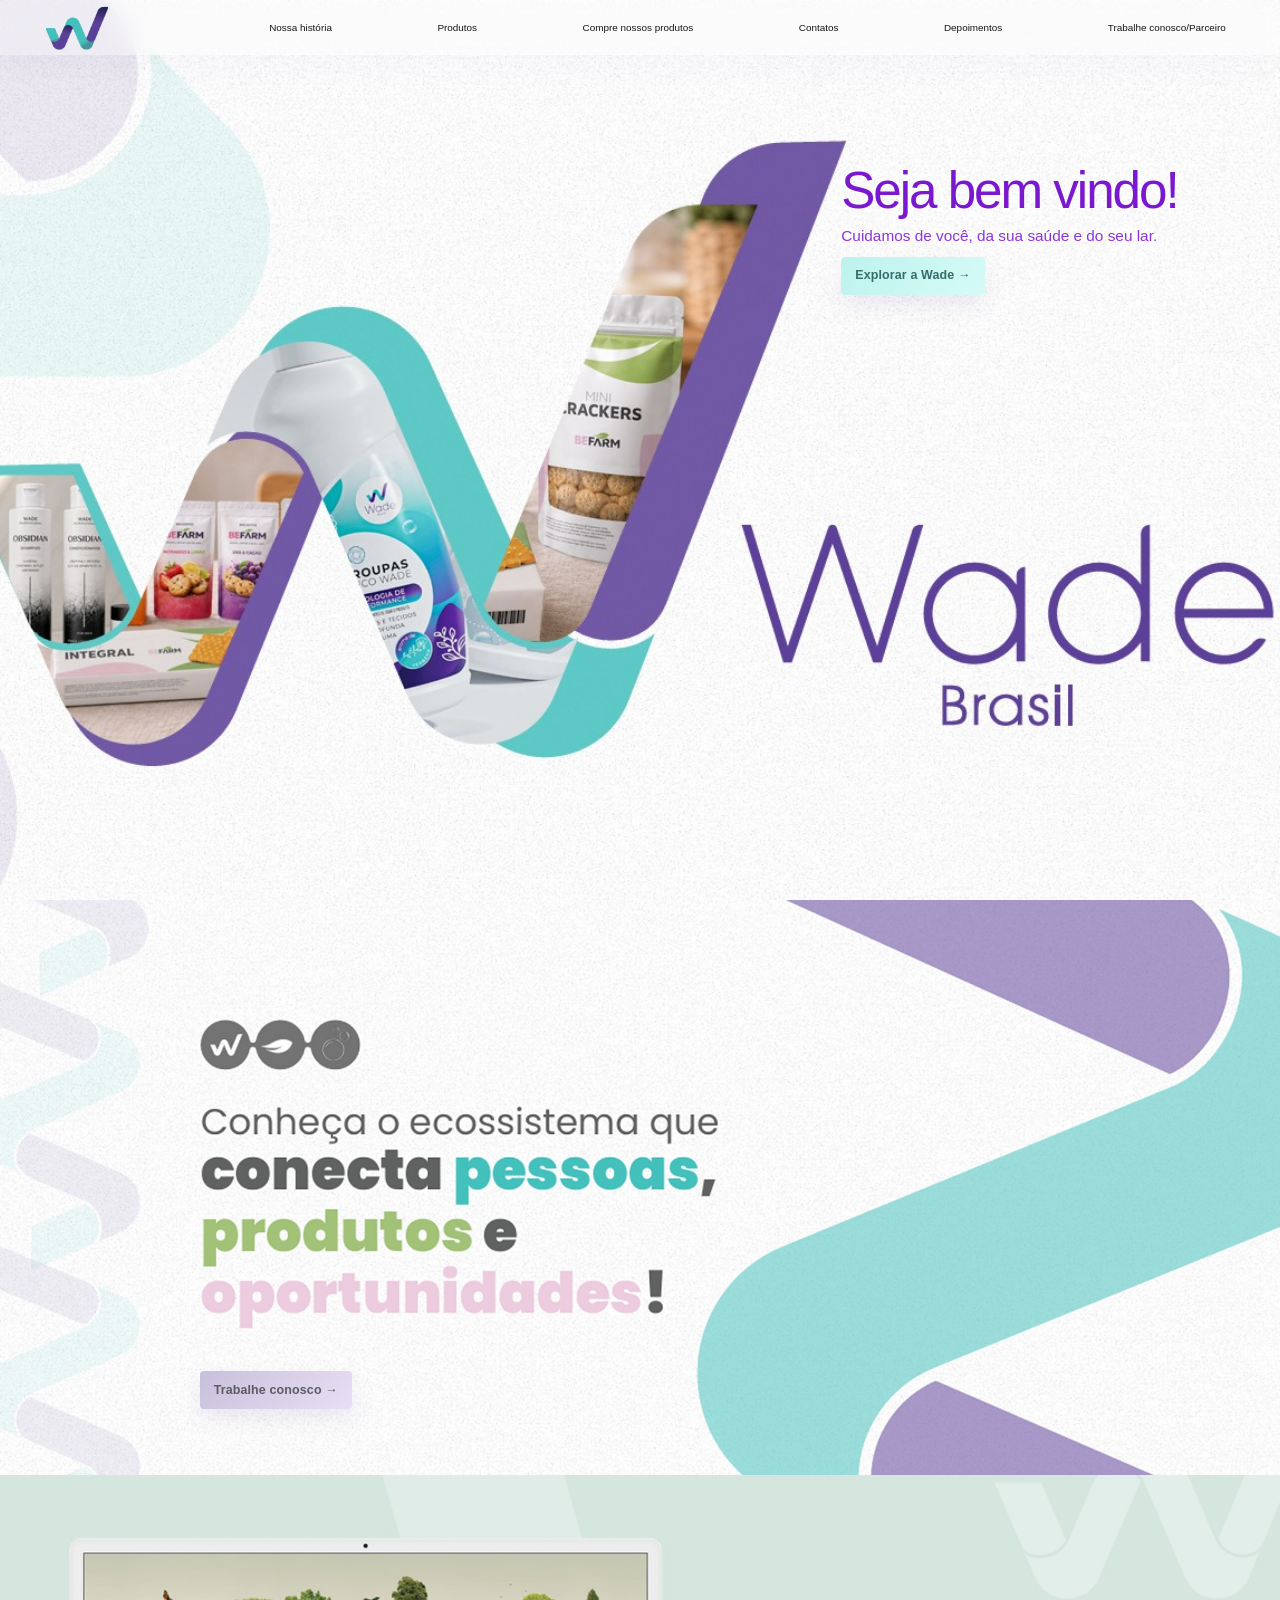
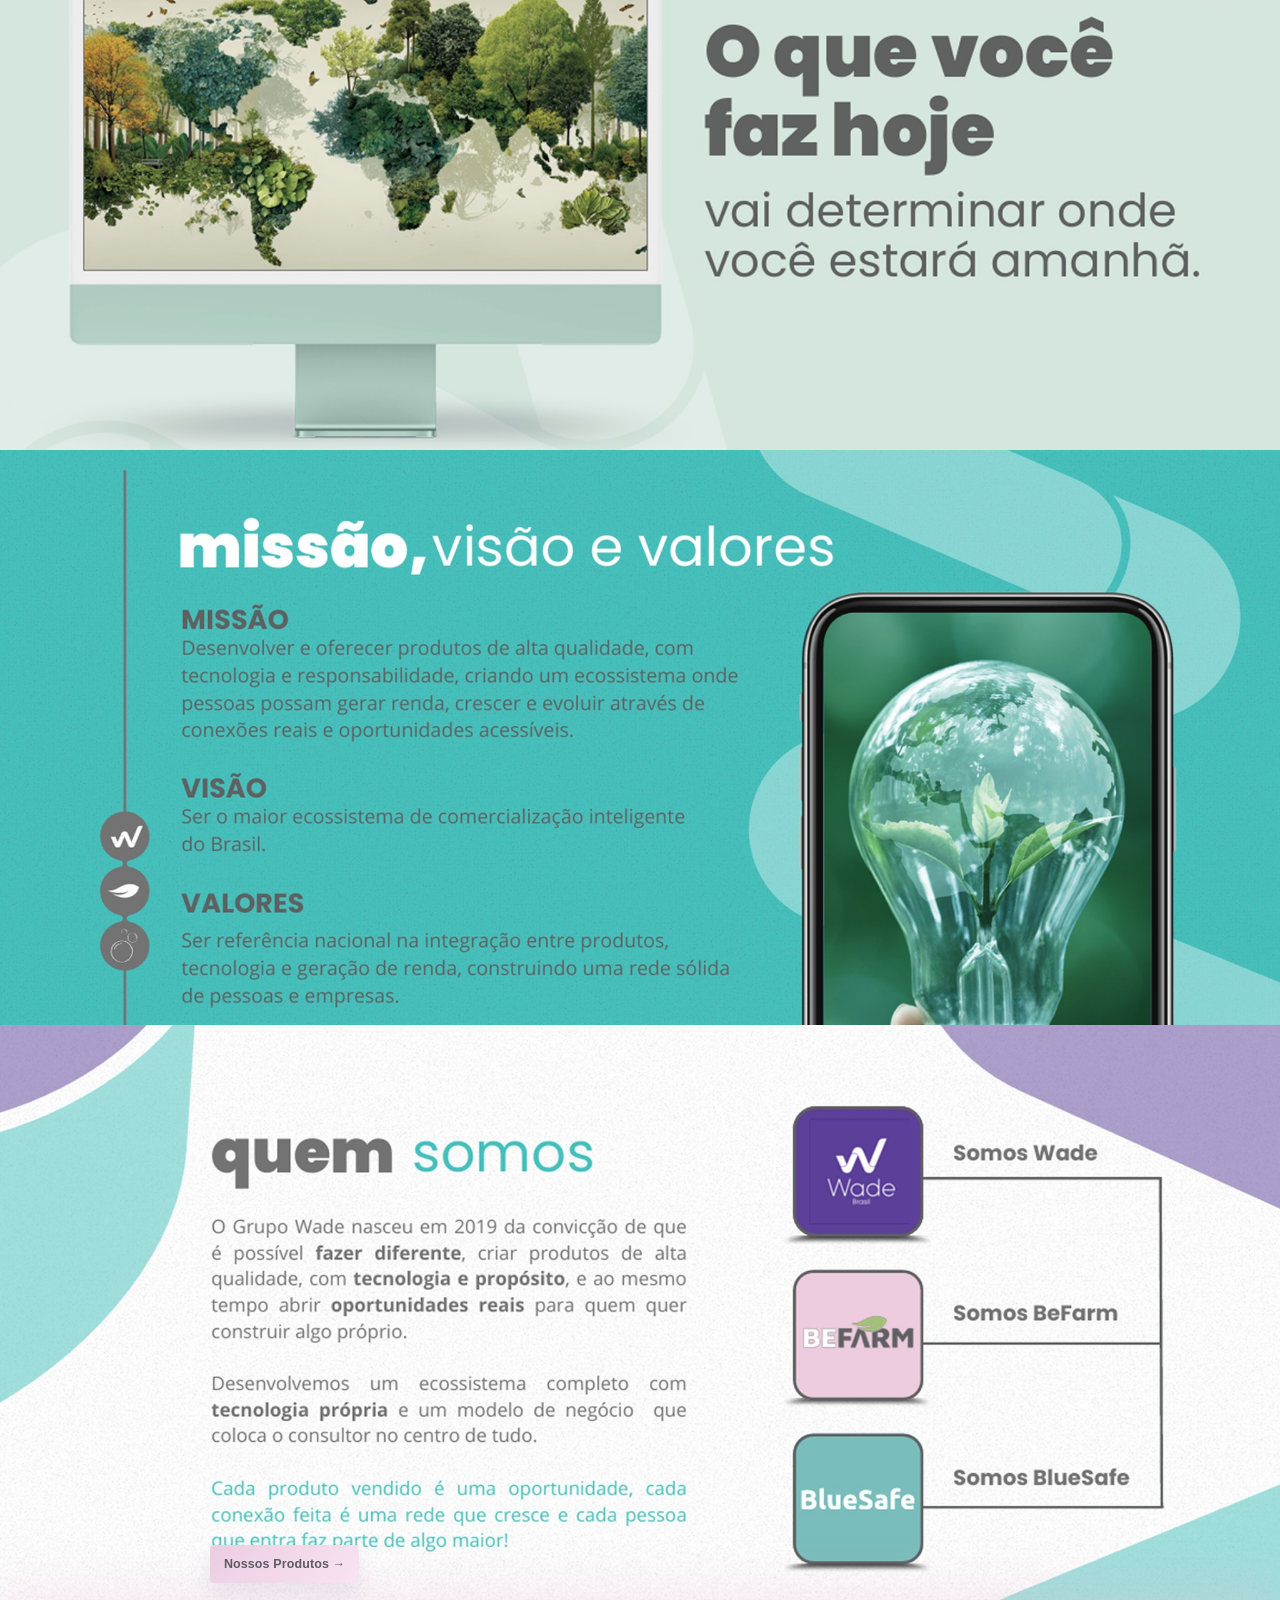
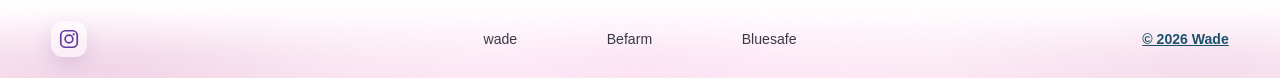
<file: index.html>
<!DOCTYPE html>
<html lang="pt-BR">
<head>
    <meta charset="UTF-8">
    <meta name="viewport" content="width=device-width, initial-scale=1.0">
    <title>Wade Brasil</title>
    <link rel="icon" type="image/png" href="assets/logo-wade-transparente.png">

    <link rel="stylesheet" href="style.css">
</head>
<body>
    <header class="cabecalho">
        <a class="logo" href="index.html" aria-label="Página inicial Wade Brasil">
            <img src="assets/logo-wade-transparente.png" alt="Logo Wade">
        </a>

        <button class="menu-mobile" aria-label="Abrir menu">
            <span></span>
            <span></span>
            <span></span>
        </button>

        <nav class="menu" aria-label="Menu principal">
            <a href="nossa-historia.html">Nossa história</a>
            <a href="produtos.html">Produtos</a>
            <a href="compre-produtos.html">Compre nossos produtos</a>
            <a href="contatos.html">Contatos</a>
            <a href="depoimentos-trabalheconosco.html">Depoimentos</a>
            <a href="depoimentos-trabalheconosco.html">Trabalhe conosco/Parceiro</a>
        </nav>
    </header>

    <main>
        <section class="secao hero" id="inicio">
            <img class="imagem-secao" src="assets/home-hero.jpg" alt="Produtos Wade dentro da marca Wade Brasil">

            <div class="hero-conteudo animar-entrada">
                <h1>Seja bem vindo!</h1>
                <p>Cuidamos de você, da sua saúde e do seu lar.</p>
                <a class="botao botao-verde" href="nossa-historia.html">Explorar a Wade →</a>
            </div>
        </section>

        <section class="secao secao-imagem ecossistema" id="ecossistema">
            <img class="imagem-secao" src="assets/ecossistema.jpg" alt="Conheça o ecossistema que conecta pessoas, produtos e oportunidades">
            <a class="botao botao-lilas botao-ecossistema" href="depoimentos-trabalheconosco.html">Trabalhe conosco →</a>
        </section>

        <section class="secao secao-imagem futuro" id="futuro">
            <img class="imagem-secao" src="assets/futuro.jpg" alt="O que você faz hoje vai determinar onde você estará amanhã">
        </section>

        <section class="secao secao-imagem valores" id="valores">
            <img class="imagem-secao" src="assets/missao-valores.jpg" alt="Missão, visão e valores da Wade">
        </section>

        <section class="secao secao-imagem quem-somos" id="quem-somos">
            <img class="imagem-secao" src="assets/quem-somos.jpg" alt="Quem somos Wade, BeFarm e BlueSafe">
            <a class="botao botao-rosa botao-produtos" href="produtos.html">Nossos Produtos →</a>
        </section>
    </main>

    <footer class="rodape">
        <a class="instagram" href="https://www.instagram.com/wade.brasil/" aria-label="Instagram da Wade">
            <svg class="instagram-icon" viewBox="0 0 24 24" aria-hidden="true" focusable="false">
                <rect x="3" y="3" width="18" height="18" rx="5"></rect>
                <circle cx="12" cy="12" r="4.2"></circle>
                <circle class="instagram-ponto" cx="17.1" cy="6.9" r="1.25"></circle>
            </svg>
        </a>

        <nav class="links-rodape" aria-label="Links do rodapé">
            <a href="nossa-historia.html">wade</a>
            <a href="nossa-historia.html">Befarm</a>
            <a href="nossa-historia.html">Bluesafe</a>
        </nav>

        <a class="copyright" href="index.html">© 2026 Wade</a>
    </footer>
</body>
</html>
</file>
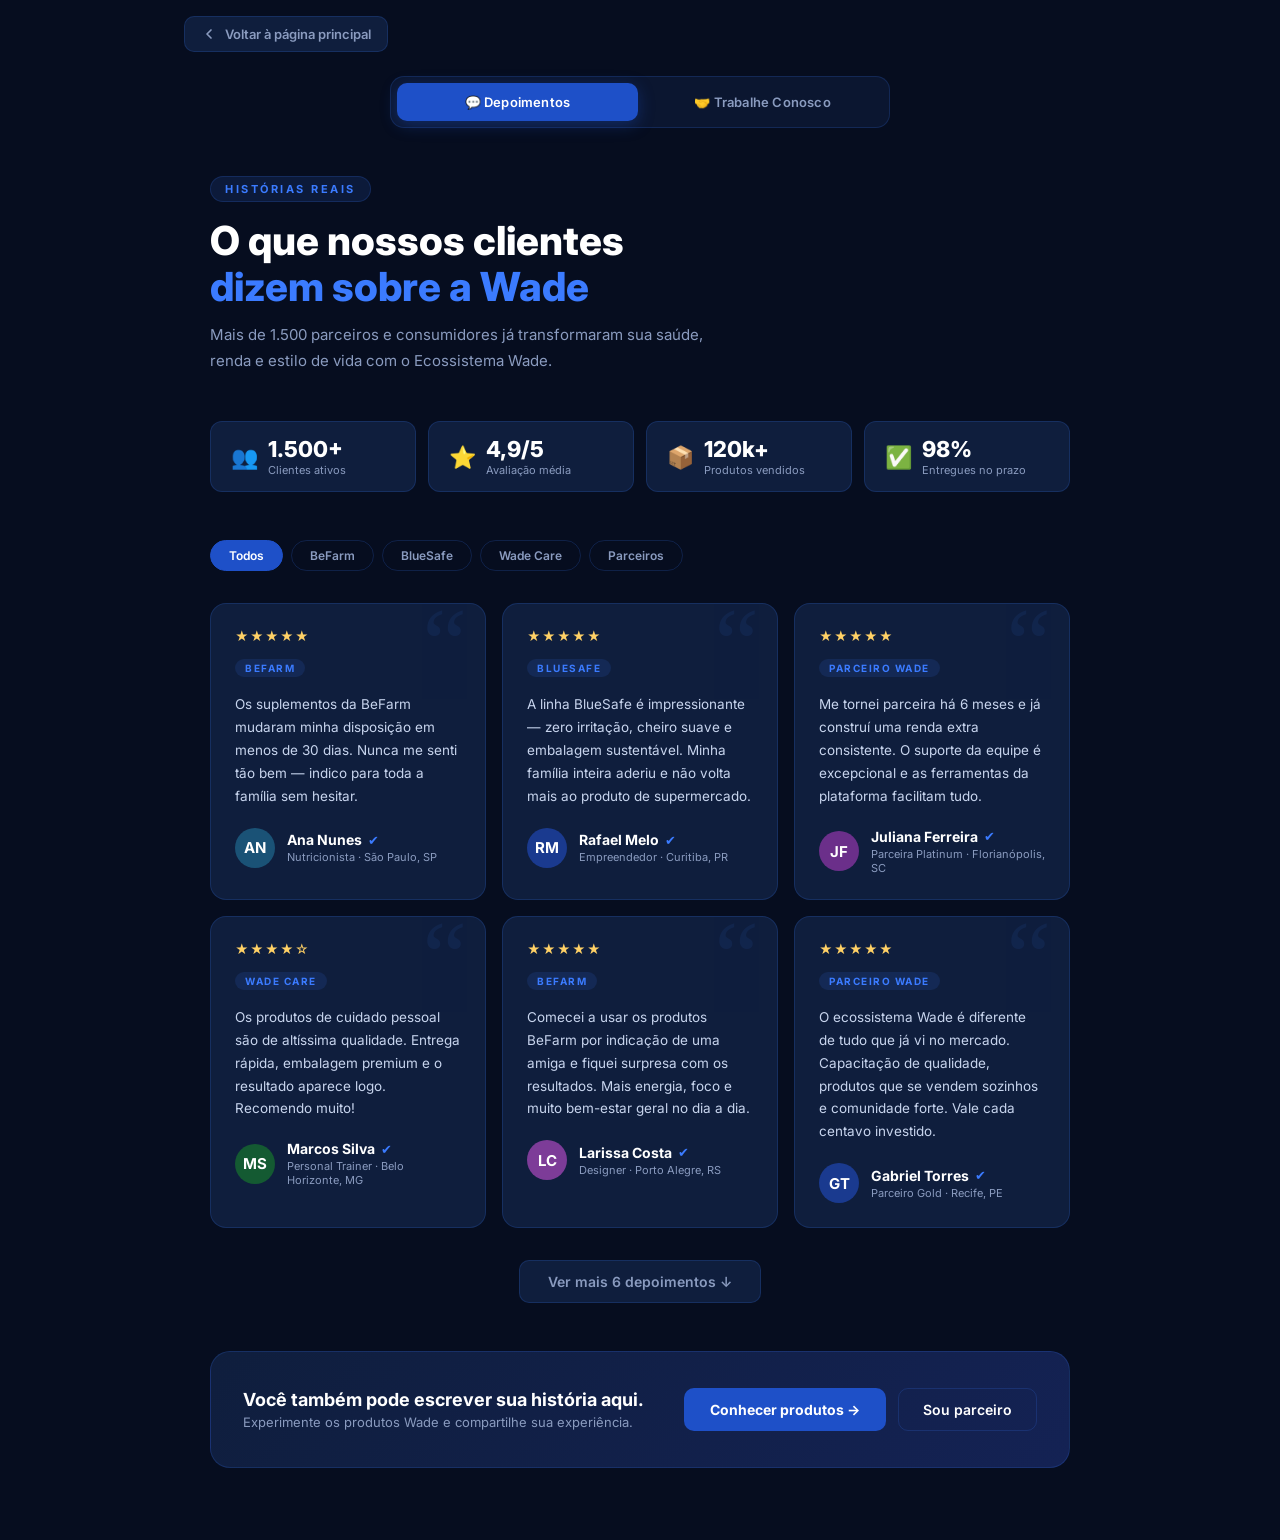
<file: depoimentos-trabalheconosco.html>
<!DOCTYPE html>
<html lang="pt-BR">
<head>
<meta charset="UTF-8">
<meta name="viewport" content="width=device-width, initial-scale=1.0">
<title>Wade – Depoimentos & Parceiros</title>
    <link rel="icon" type="image/png" href="assets/logo-wade-transparente.png">

<link href="https://fonts.googleapis.com/css2?family=Inter:wght@300;400;500;600;700;800;900&display=swap" rel="stylesheet">
<style>
  *, *::before, *::after { box-sizing: border-box; margin: 0; padding: 0; }

  :root {
    --navy:   #060D1F;
    --navy2:  #0B1630;
    --blue:   #1A3A8F;
    --blue2:  #1E50C8;
    --accent: #3B7BFF;
    --sky:    #5B9BFF;
    --white:  #FFFFFF;
    --muted:  #8A9BBF;
    --card:   #0F1E3D;
    --border: rgba(59,123,255,.18);
    --star:   #FFD166;
    --tag-bg: rgba(59,123,255,.12);
  }

  body {
    font-family: 'Inter', sans-serif;
    background: var(--navy);
    color: var(--white);
    min-height: 100vh;
  }

  /* ── TOP BAR ── */
  .top-bar {
    display: flex;
    align-items: center;
    padding: 16px 24px;
    max-width: 960px;
    margin: 0 auto;
  }
  .btn-back {
    display: inline-flex; align-items: center; gap: 8px;
    background: var(--card);
    border: 1px solid var(--border);
    border-radius: 10px;
    color: var(--muted);
    font-size: 13px; font-weight: 600;
    padding: 9px 16px;
    cursor: pointer;
    text-decoration: none;
    transition: color .2s, border-color .2s, background .2s;
    font-family: inherit;
  }
  .btn-back:hover { color: var(--white); border-color: var(--accent); background: rgba(59,123,255,.08); }
  .btn-back svg { width: 16px; height: 16px; }

  /* ── TAB NAV ── */
  .tab-nav {
    display: flex;
    gap: 4px;
    background: var(--navy2);
    padding: 6px;
    border-radius: 14px;
    max-width: 500px;
    margin: 8px auto 0;
    border: 1px solid var(--border);
  }
  .tab-btn {
    flex: 1;
    padding: 11px 16px;
    border: none;
    border-radius: 10px;
    background: transparent;
    color: var(--muted);
    font-size: 13px;
    font-weight: 600;
    cursor: pointer;
    transition: all .25s;
    letter-spacing: .2px;
    font-family: inherit;
  }
  .tab-btn.active {
    background: var(--blue2);
    color: var(--white);
    box-shadow: 0 4px 16px rgba(30,80,200,.35);
  }
  .tab-btn:hover:not(.active) { color: var(--white); }

  .tab-panel { display: none; }
  .tab-panel.active { display: block; }

  /* ── SECTION WRAPPER ── */
  .section { padding: 48px 20px 72px; max-width: 900px; margin: 0 auto; }

  .section-eyebrow {
    display: inline-block;
    font-size: 11px;
    font-weight: 700;
    letter-spacing: 2.5px;
    text-transform: uppercase;
    color: var(--accent);
    background: var(--tag-bg);
    padding: 5px 14px;
    border-radius: 50px;
    border: 1px solid var(--border);
    margin-bottom: 16px;
  }
  .section-title {
    font-size: clamp(26px, 5vw, 40px);
    font-weight: 800;
    line-height: 1.15;
    margin-bottom: 12px;
  }
  .section-title span { color: var(--accent); }
  .section-sub {
    font-size: 15px;
    color: var(--muted);
    max-width: 520px;
    line-height: 1.7;
    margin-bottom: 48px;
  }

  /* ── STATS BAR ── */
  .stats-bar {
    display: flex;
    gap: 12px;
    flex-wrap: wrap;
    margin-bottom: 48px;
  }
  .stat-chip {
    display: flex;
    align-items: center;
    gap: 10px;
    background: var(--card);
    border: 1px solid var(--border);
    border-radius: 12px;
    padding: 14px 20px;
    flex: 1;
    min-width: 140px;
  }
  .stat-icon { font-size: 22px; }
  .stat-value { font-size: 22px; font-weight: 800; color: var(--white); }
  .stat-label { font-size: 11px; color: var(--muted); margin-top: 1px; }

  /* ── FILTER PILLS ── */
  .filter-row {
    display: flex;
    gap: 8px;
    flex-wrap: wrap;
    margin-bottom: 32px;
  }
  .pill {
    padding: 7px 18px;
    border-radius: 50px;
    border: 1px solid var(--border);
    background: transparent;
    color: var(--muted);
    font-size: 12px;
    font-weight: 600;
    cursor: pointer;
    transition: all .2s;
    font-family: inherit;
  }
  .pill.active, .pill:hover {
    background: var(--blue2);
    color: var(--white);
    border-color: var(--blue2);
  }

  /* ── TESTIMONIAL GRID ── */
  .testi-grid {
    display: grid;
    grid-template-columns: repeat(auto-fill, minmax(260px, 1fr));
    gap: 16px;
  }
  .testi-card {
    background: var(--card);
    border: 1px solid var(--border);
    border-radius: 16px;
    padding: 24px;
    transition: transform .2s, box-shadow .2s, opacity .3s;
    position: relative;
    overflow: hidden;
  }
  .testi-card.hidden { display: none; }
  .testi-card::before {
    content: '\201C';
    position: absolute;
    top: -10px; right: 18px;
    font-size: 100px;
    color: var(--accent);
    opacity: .08;
    font-family: Georgia, serif;
    line-height: 1;
    pointer-events: none;
  }
  .testi-card:hover { transform: translateY(-4px); box-shadow: 0 12px 40px rgba(59,123,255,.12); }

  .testi-stars { color: var(--star); font-size: 13px; margin-bottom: 12px; letter-spacing: 1px; }
  .testi-text {
    font-size: 13.5px;
    color: #C8D5EE;
    line-height: 1.7;
    margin-bottom: 20px;
  }
  .testi-product {
    display: inline-block;
    font-size: 10px;
    font-weight: 700;
    letter-spacing: 1.5px;
    text-transform: uppercase;
    color: var(--accent);
    background: var(--tag-bg);
    padding: 3px 10px;
    border-radius: 50px;
    margin-bottom: 16px;
  }
  .testi-author { display: flex; align-items: center; gap: 12px; }
  .testi-avatar {
    width: 40px; height: 40px;
    border-radius: 50%;
    background: var(--blue);
    display: flex; align-items: center; justify-content: center;
    font-size: 15px; font-weight: 700; color: var(--white);
    flex-shrink: 0;
  }
  .testi-name { font-size: 14px; font-weight: 700; }
  .testi-role { font-size: 11px; color: var(--muted); margin-top: 2px; }
  .testi-name-row { display: flex; align-items: center; gap: 6px; }
  .verified { color: var(--accent); font-size: 13px; }

  /* empty state */
  .empty-state {
    display: none;
    grid-column: 1/-1;
    text-align: center;
    padding: 48px 24px;
    color: var(--muted);
    font-size: 14px;
  }

  /* ── SHOW MORE ── */
  .show-more-wrap { text-align: center; margin-top: 32px; }
  .btn-show-more {
    background: var(--card);
    border: 1px solid var(--border);
    color: var(--muted);
    border-radius: 10px;
    padding: 12px 28px;
    font-size: 14px; font-weight: 600;
    cursor: pointer;
    font-family: inherit;
    transition: all .2s;
  }
  .btn-show-more:hover { border-color: var(--accent); color: var(--white); }

  /* ── CTA STRIP ── */
  .testi-cta {
    margin-top: 48px;
    background: linear-gradient(135deg, #0F1E3D 0%, #142254 100%);
    border: 1px solid var(--border);
    border-radius: 20px;
    padding: 36px 32px;
    display: flex;
    align-items: center;
    justify-content: space-between;
    gap: 24px;
    flex-wrap: wrap;
  }
  .testi-cta-text { font-size: 18px; font-weight: 700; }
  .testi-cta-sub { font-size: 13px; color: var(--muted); margin-top: 4px; }

  /* ── BUTTONS ── */
  .btn-primary {
    display: inline-flex; align-items: center; gap: 8px;
    background: var(--blue2);
    color: var(--white);
    border: none;
    border-radius: 10px;
    padding: 13px 26px;
    font-size: 14px; font-weight: 700;
    cursor: pointer;
    text-decoration: none;
    transition: background .2s, transform .15s;
    white-space: nowrap;
    font-family: inherit;
  }
  .btn-primary:hover { background: var(--accent); transform: translateY(-2px); }
  .btn-outline {
    display: inline-flex; align-items: center; gap: 8px;
    background: transparent;
    color: var(--white);
    border: 1.5px solid var(--border);
    border-radius: 10px;
    padding: 12px 24px;
    font-size: 14px; font-weight: 600;
    cursor: pointer;
    text-decoration: none;
    transition: border-color .2s, color .2s;
    font-family: inherit;
  }
  .btn-outline:hover { border-color: var(--accent); color: var(--accent); }

  /* ════════ PARCEIROS TAB ════════ */
  .parceiro-hero {
    background: linear-gradient(135deg, #050C1D 0%, #0A1840 60%, #0D2060 100%);
    border: 1px solid var(--border);
    border-radius: 24px;
    padding: 52px 40px;
    display: flex;
    gap: 40px;
    align-items: center;
    margin-bottom: 56px;
    flex-wrap: wrap;
    position: relative;
    overflow: hidden;
  }
  .parceiro-hero::after {
    content: '';
    position: absolute;
    right: -80px; top: -80px;
    width: 360px; height: 360px;
    background: radial-gradient(circle, rgba(59,123,255,.18) 0%, transparent 70%);
    pointer-events: none;
  }
  .parceiro-hero-text { flex: 1; min-width: 240px; position: relative; z-index: 1; }
  .parceiro-hero-text h2 { font-size: clamp(24px, 4vw, 36px); font-weight: 800; line-height: 1.2; margin-bottom: 16px; }
  .parceiro-hero-text p { font-size: 15px; color: var(--muted); line-height: 1.7; margin-bottom: 28px; max-width: 400px; }
  .hero-btns { display: flex; gap: 12px; flex-wrap: wrap; }

  .parceiro-hero-stats { display: flex; gap: 24px; flex-wrap: wrap; position: relative; z-index: 1; }
  .hero-stat { text-align: center; min-width: 90px; }
  .hero-stat-val { font-size: 28px; font-weight: 900; color: var(--accent); }
  .hero-stat-label { font-size: 11px; color: var(--muted); margin-top: 2px; }

  .benefits-grid {
    display: grid;
    grid-template-columns: repeat(auto-fill, minmax(210px, 1fr));
    gap: 16px;
    margin-bottom: 56px;
  }
  .benefit-card {
    background: var(--card);
    border: 1px solid var(--border);
    border-radius: 16px;
    padding: 24px 20px;
    transition: transform .2s;
  }
  .benefit-card:hover { transform: translateY(-3px); }
  .benefit-icon {
    width: 48px; height: 48px;
    background: var(--tag-bg);
    border: 1px solid var(--border);
    border-radius: 12px;
    display: flex; align-items: center; justify-content: center;
    font-size: 22px;
    margin-bottom: 16px;
  }
  .benefit-title { font-size: 14px; font-weight: 700; margin-bottom: 6px; }
  .benefit-desc { font-size: 12.5px; color: var(--muted); line-height: 1.6; }

  .steps-title { font-size: 22px; font-weight: 800; margin-bottom: 28px; }
  .steps-grid {
    display: grid;
    grid-template-columns: repeat(auto-fill, minmax(200px, 1fr));
    margin-bottom: 56px;
  }
  .step {
    background: var(--card);
    border: 1px solid var(--border);
    border-radius: 16px;
    padding: 24px 20px;
    margin: 8px;
  }
  .step-num {
    width: 36px; height: 36px;
    background: var(--blue2);
    border-radius: 50%;
    display: flex; align-items: center; justify-content: center;
    font-size: 14px; font-weight: 800;
    margin-bottom: 16px;
  }
  .step-title { font-size: 14px; font-weight: 700; margin-bottom: 6px; }
  .step-desc { font-size: 12.5px; color: var(--muted); line-height: 1.6; }

  .mod-grid {
    display: grid;
    grid-template-columns: repeat(auto-fill, minmax(250px, 1fr));
    gap: 16px;
    margin-bottom: 56px;
  }
  .mod-card {
    background: var(--card);
    border: 1px solid var(--border);
    border-radius: 16px;
    padding: 28px 24px;
    transition: border-color .2s, transform .2s;
    cursor: pointer;
  }
  .mod-card:hover { border-color: var(--accent); transform: translateY(-3px); }
  .mod-card.highlight { border-color: var(--blue2); background: linear-gradient(135deg, #0F1E3D 0%, #142254 100%); }
  .mod-badge {
    display: inline-block;
    font-size: 10px; font-weight: 700;
    letter-spacing: 1.5px; text-transform: uppercase;
    padding: 4px 12px; border-radius: 50px;
    margin-bottom: 16px;
  }
  .mod-badge.popular { background: rgba(255,209,102,.12); color: var(--star); border: 1px solid rgba(255,209,102,.25); }
  .mod-badge.standard { background: var(--tag-bg); color: var(--accent); border: 1px solid var(--border); }
  .mod-badge.pro { background: rgba(30,80,200,.18); color: #7BAAFF; border: 1px solid rgba(30,80,200,.3); }
  .mod-title { font-size: 18px; font-weight: 800; margin-bottom: 8px; }
  .mod-desc { font-size: 13px; color: var(--muted); line-height: 1.6; margin-bottom: 20px; }
  .mod-perks { list-style: none; }
  .mod-perks li {
    font-size: 13px; color: #C8D5EE;
    padding: 5px 0;
    border-bottom: 1px solid var(--border);
    display: flex; align-items: center; gap: 8px;
  }
  .mod-perks li:last-child { border-bottom: none; }
  .mod-perks li::before { content: '\2713'; color: var(--accent); font-weight: 700; font-size: 12px; }

  .form-wrap {
    background: var(--card);
    border: 1px solid var(--border);
    border-radius: 24px;
    padding: 40px 36px;
  }
  .form-title { font-size: 20px; font-weight: 800; margin-bottom: 6px; }
  .form-sub { font-size: 13px; color: var(--muted); margin-bottom: 32px; }
  .form-grid { display: grid; grid-template-columns: 1fr 1fr; gap: 16px; }
  @media (max-width: 560px) { .form-grid { grid-template-columns: 1fr; } }
  .form-group { display: flex; flex-direction: column; gap: 6px; }
  .form-group.full { grid-column: 1 / -1; }
  .form-label { font-size: 12px; font-weight: 600; color: var(--muted); }
  .form-control {
    background: var(--navy2);
    border: 1px solid var(--border);
    border-radius: 10px;
    padding: 12px 14px;
    color: var(--white);
    font-size: 14px;
    font-family: inherit;
    outline: none;
    transition: border-color .2s;
  }
  .form-control:focus { border-color: var(--accent); }
  .form-control::placeholder { color: var(--muted); }
  select.form-control option { background: var(--navy2); }
  .form-actions { margin-top: 24px; display: flex; gap: 12px; flex-wrap: wrap; align-items: center; }
  .form-note { font-size: 11.5px; color: var(--muted); }

  /* success toast */
  .toast {
    position: fixed; bottom: 28px; left: 50%; transform: translateX(-50%) translateY(80px);
    background: #16a34a; color: #fff;
    padding: 14px 28px; border-radius: 12px;
    font-size: 14px; font-weight: 600;
    box-shadow: 0 8px 32px rgba(0,0,0,.4);
    transition: transform .35s cubic-bezier(.34,1.56,.64,1), opacity .3s;
    opacity: 0; pointer-events: none; z-index: 999;
  }
  .toast.show { transform: translateX(-50%) translateY(0); opacity: 1; }

  .divider { border: none; border-top: 1px solid var(--border); margin: 0 0 48px; }

  @media (max-width: 600px) {
    .section { padding: 32px 16px 56px; }
    .parceiro-hero { padding: 32px 22px; }
    .testi-cta { padding: 28px 22px; }
    .form-wrap { padding: 28px 20px; }
    .tab-nav { margin: 8px 16px 0; }
    .top-bar { padding: 14px 16px; }
  }
</style>
</head>
<body>

<!-- TOP BAR -->
<div class="top-bar">
  <button class="btn-back" onclick="goBack()">
    <svg viewBox="0 0 24 24" fill="none" stroke="currentColor" stroke-width="2.5" stroke-linecap="round" stroke-linejoin="round">
      <polyline points="15 18 9 12 15 6"/>
    </svg>
    Voltar à página principal
  </button> <a href="index.html"></a>
</div>

<!-- TAB NAVIGATION -->
<nav class="tab-nav" role="tablist">
  <button class="tab-btn active" id="btn-depoimentos" onclick="switchTab('depoimentos', this)" role="tab">💬 Depoimentos</button>
  <button class="tab-btn" id="btn-parceiros" onclick="switchTab('parceiros', this)" role="tab">🤝 Trabalhe Conosco</button>
</nav>

<!-- ════════════ TAB 1 – DEPOIMENTOS ════════════ -->
<div id="tab-depoimentos" class="tab-panel active">
  <div class="section">

    <span class="section-eyebrow">Histórias reais</span>
    <h1 class="section-title">O que nossos clientes<br><span>dizem sobre a Wade</span></h1>
    <p class="section-sub">Mais de 1.500 parceiros e consumidores já transformaram sua saúde, renda e estilo de vida com o Ecossistema Wade.</p>

    <div class="stats-bar">
      <div class="stat-chip"><span class="stat-icon">👥</span><div><div class="stat-value">1.500+</div><div class="stat-label">Clientes ativos</div></div></div>
      <div class="stat-chip"><span class="stat-icon">⭐</span><div><div class="stat-value">4,9/5</div><div class="stat-label">Avaliação média</div></div></div>
      <div class="stat-chip"><span class="stat-icon">📦</span><div><div class="stat-value">120k+</div><div class="stat-label">Produtos vendidos</div></div></div>
      <div class="stat-chip"><span class="stat-icon">✅</span><div><div class="stat-value">98%</div><div class="stat-label">Entregues no prazo</div></div></div>
    </div>

    <div class="filter-row">
      <button class="pill active" data-filter="todos">Todos</button>
      <button class="pill" data-filter="befarm">BeFarm</button>
      <button class="pill" data-filter="bluesafe">BlueSafe</button>
      <button class="pill" data-filter="wadecare">Wade Care</button>
      <button class="pill" data-filter="parceiro">Parceiros</button>
    </div>

    <div class="testi-grid" id="testi-grid">

      <div class="testi-card" data-category="befarm">
        <div class="testi-stars">★★★★★</div>
        <div class="testi-product">BeFarm</div>
        <p class="testi-text">Os suplementos da BeFarm mudaram minha disposição em menos de 30 dias. Nunca me senti tão bem — indico para toda a família sem hesitar.</p>
        <div class="testi-author">
          <div class="testi-avatar" style="background:#1A5276">AN</div>
          <div><div class="testi-name-row"><span class="testi-name">Ana Nunes</span><span class="verified" title="Compra verificada">✔</span></div><div class="testi-role">Nutricionista · São Paulo, SP</div></div>
        </div>
      </div>

      <div class="testi-card" data-category="bluesafe">
        <div class="testi-stars">★★★★★</div>
        <div class="testi-product">BlueSafe</div>
        <p class="testi-text">A linha BlueSafe é impressionante — zero irritação, cheiro suave e embalagem sustentável. Minha família inteira aderiu e não volta mais ao produto de supermercado.</p>
        <div class="testi-author">
          <div class="testi-avatar" style="background:#1A3A8F">RM</div>
          <div><div class="testi-name-row"><span class="testi-name">Rafael Melo</span><span class="verified" title="Compra verificada">✔</span></div><div class="testi-role">Empreendedor · Curitiba, PR</div></div>
        </div>
      </div>

      <div class="testi-card" data-category="parceiro">
        <div class="testi-stars">★★★★★</div>
        <div class="testi-product">Parceiro Wade</div>
        <p class="testi-text">Me tornei parceira há 6 meses e já construí uma renda extra consistente. O suporte da equipe é excepcional e as ferramentas da plataforma facilitam tudo.</p>
        <div class="testi-author">
          <div class="testi-avatar" style="background:#6B2F8A">JF</div>
          <div><div class="testi-name-row"><span class="testi-name">Juliana Ferreira</span><span class="verified" title="Compra verificada">✔</span></div><div class="testi-role">Parceira Platinum · Florianópolis, SC</div></div>
        </div>
      </div>

      <div class="testi-card" data-category="wadecare">
        <div class="testi-stars">★★★★☆</div>
        <div class="testi-product">Wade Care</div>
        <p class="testi-text">Os produtos de cuidado pessoal são de altíssima qualidade. Entrega rápida, embalagem premium e o resultado aparece logo. Recomendo muito!</p>
        <div class="testi-author">
          <div class="testi-avatar" style="background:#145A32">MS</div>
          <div><div class="testi-name-row"><span class="testi-name">Marcos Silva</span><span class="verified" title="Compra verificada">✔</span></div><div class="testi-role">Personal Trainer · Belo Horizonte, MG</div></div>
        </div>
      </div>

      <div class="testi-card" data-category="befarm">
        <div class="testi-stars">★★★★★</div>
        <div class="testi-product">BeFarm</div>
        <p class="testi-text">Comecei a usar os produtos BeFarm por indicação de uma amiga e fiquei surpresa com os resultados. Mais energia, foco e muito bem-estar geral no dia a dia.</p>
        <div class="testi-author">
          <div class="testi-avatar" style="background:#7D3C98">LC</div>
          <div><div class="testi-name-row"><span class="testi-name">Larissa Costa</span><span class="verified" title="Compra verificada">✔</span></div><div class="testi-role">Designer · Porto Alegre, RS</div></div>
        </div>
      </div>

      <div class="testi-card" data-category="parceiro">
        <div class="testi-stars">★★★★★</div>
        <div class="testi-product">Parceiro Wade</div>
        <p class="testi-text">O ecossistema Wade é diferente de tudo que já vi no mercado. Capacitação de qualidade, produtos que se vendem sozinhos e comunidade forte. Vale cada centavo investido.</p>
        <div class="testi-author">
          <div class="testi-avatar" style="background:#1A3A8F">GT</div>
          <div><div class="testi-name-row"><span class="testi-name">Gabriel Torres</span><span class="verified" title="Compra verificada">✔</span></div><div class="testi-role">Parceiro Gold · Recife, PE</div></div>
        </div>
      </div>

      <div class="testi-card" data-category="bluesafe">
        <div class="testi-stars">★★★★★</div>
        <div class="testi-product">BlueSafe</div>
        <p class="testi-text">Uso o kit limpeza BlueSafe há 4 meses e a diferença é real. Sem produto químico agressivo, ótimo resultado e preço justo. Minha casa nunca esteve tão limpa!</p>
        <div class="testi-author">
          <div class="testi-avatar" style="background:#1A5276">CP</div>
          <div><div class="testi-name-row"><span class="testi-name">Camila Pires</span><span class="verified" title="Compra verificada">✔</span></div><div class="testi-role">Professora · Goiânia, GO</div></div>
        </div>
      </div>

      <div class="testi-card" data-category="wadecare">
        <div class="testi-stars">★★★★★</div>
        <div class="testi-product">Wade Care</div>
        <p class="testi-text">A linha de cuidados da Wade Care transformou minha rotina de skincare. Pele hidratada, toque leve e fórmula sem parabenos. Virei fã e já presenteei várias amigas.</p>
        <div class="testi-author">
          <div class="testi-avatar" style="background:#922B21">FB</div>
          <div><div class="testi-name-row"><span class="testi-name">Fernanda Braga</span><span class="verified" title="Compra verificada">✔</span></div><div class="testi-role">Esteticista · Santos, SP</div></div>
        </div>
      </div>

      <div class="testi-card" data-category="parceiro">
        <div class="testi-stars">★★★★★</div>
        <div class="testi-product">Parceiro Wade</div>
        <p class="testi-text">Entrei como parceiro sem nenhuma experiência em vendas. Em 3 meses, com o treinamento da Wade, já batia minha meta mensal. O suporte faz toda a diferença.</p>
        <div class="testi-author">
          <div class="testi-avatar" style="background:#0E6655">DO</div>
          <div><div class="testi-name-row"><span class="testi-name">Diego Oliveira</span><span class="verified" title="Compra verificada">✔</span></div><div class="testi-role">Parceiro Silver · Manaus, AM</div></div>
        </div>
      </div>

      <div class="testi-card" data-category="befarm">
        <div class="testi-stars">★★★★★</div>
        <div class="testi-product">BeFarm</div>
        <p class="testi-text">Como atleta, preciso de suplementos confiáveis. A BeFarm entrega qualidade com laudo laboratorial. Meu rendimento nos treinos melhorou visivelmente no primeiro mês.</p>
        <div class="testi-author">
          <div class="testi-avatar" style="background:#1F618D">TR</div>
          <div><div class="testi-name-row"><span class="testi-name">Thiago Rocha</span><span class="verified" title="Compra verificada">✔</span></div><div class="testi-role">Atleta · Campinas, SP</div></div>
        </div>
      </div>

      <div class="testi-card" data-category="bluesafe">
        <div class="testi-stars">★★★★☆</div>
        <div class="testi-product">BlueSafe</div>
        <p class="testi-text">Comprei o kit premium e chegou em 2 dias, embalagem super bem protegida. Os produtos são concentrados, duram muito mais que os de supermercado. Recomendo!</p>
        <div class="testi-author">
          <div class="testi-avatar" style="background:#7B241C">PS</div>
          <div><div class="testi-name-row"><span class="testi-name">Patricia Souza</span><span class="verified" title="Compra verificada">✔</span></div><div class="testi-role">Empreendedora · Brasília, DF</div></div>
        </div>
      </div>

      <div class="testi-card" data-category="parceiro">
        <div class="testi-stars">★★★★★</div>
        <div class="testi-product">Parceiro Wade</div>
        <p class="testi-text">O que mais me impressionou foi a comunidade. São centenas de parceiros dispostos a ajudar. Aprendi mais em 1 mês aqui do que em anos tentando sozinha.</p>
        <div class="testi-author">
          <div class="testi-avatar" style="background:#1A3A8F">BL</div>
          <div><div class="testi-name-row"><span class="testi-name">Beatriz Lima</span><span class="verified" title="Compra verificada">✔</span></div><div class="testi-role">Parceira Gold · Fortaleza, CE</div></div>
        </div>
      </div>

      <div class="empty-state" id="empty-state">Nenhum depoimento encontrado para este filtro.</div>

    </div><!-- /testi-grid -->

    <div class="show-more-wrap" id="show-more-wrap">
      <button class="btn-show-more" id="btn-show-more" onclick="toggleShowMore()">Ver mais depoimentos ↓</button>
    </div>

    <!-- CTA strip -->
    <div class="testi-cta">
      <div>
        <div class="testi-cta-text">Você também pode escrever sua história aqui.</div>
        <div class="testi-cta-sub">Experimente os produtos Wade e compartilhe sua experiência.</div>
      </div>
      <div style="display:flex;gap:12px;flex-wrap:wrap;">
        <a href="#" class="btn-primary">Conhecer produtos →</a>
        <button class="btn-outline" onclick="switchTab('parceiros', document.getElementById('btn-parceiros'))">Sou parceiro</button>
      </div>
    </div>

  </div>
</div>

<!-- ════════════ TAB 2 – TRABALHE CONOSCO ════════════ -->
<div id="tab-parceiros" class="tab-panel">
  <div class="section">

    <div class="parceiro-hero">
      <div class="parceiro-hero-text">
        <span class="section-eyebrow">Faça parte do Ecossistema</span>
        <h2>Construa sua renda<br>com a <span style="color:var(--accent)">Wade</span></h2>
        <p>Junte-se a mais de 1.500 parceiros que já estão transformando suas vidas com tecnologia, capacitação e produtos de alta demanda.</p>
        <div class="hero-btns">
          <a href="#form-parceiro" class="btn-primary" onclick="scrollToForm(event)">Quero ser parceiro →</a>
          <a href="#como-funciona" class="btn-outline" onclick="scrollToSection(event,'como-funciona')">Como funciona</a>
        </div>
      </div>
      <div class="parceiro-hero-stats">
        <div class="hero-stat"><div class="hero-stat-val">1.5k+</div><div class="hero-stat-label">Parceiros ativos</div></div>
        <div class="hero-stat"><div class="hero-stat-val">R$8k</div><div class="hero-stat-label">Média mensal top</div></div>
        <div class="hero-stat"><div class="hero-stat-val">3</div><div class="hero-stat-label">Marcas no portfólio</div></div>
        <div class="hero-stat"><div class="hero-stat-val">98%</div><div class="hero-stat-label">Taxa de satisfação</div></div>
      </div>
    </div>

    <span class="section-eyebrow">Por que a Wade?</span>
    <h2 class="section-title" style="margin-bottom:12px;">Benefícios de ser <span>parceiro Wade</span></h2>
    <p class="section-sub">Você não vende apenas produtos. Você oferece saúde, qualidade de vida e oportunidade de renda — com toda a estrutura da Wade por trás.</p>

    <div class="benefits-grid">
      <div class="benefit-card"><div class="benefit-icon">📱</div><div class="benefit-title">Plataforma de vendas</div><div class="benefit-desc">App completo com catálogo, pedidos, pagamentos e comissões em tempo real.</div></div>
      <div class="benefit-card"><div class="benefit-icon">🎓</div><div class="benefit-title">Capacitação gratuita</div><div class="benefit-desc">Treinamentos, mentorias e materiais de vendas para acelerar seus resultados do dia 1.</div></div>
      <div class="benefit-card"><div class="benefit-icon">💰</div><div class="benefit-title">Plano de comissões</div><div class="benefit-desc">Comissões atrativas por venda direta e bônus progressivos conforme sua rede cresce.</div></div>
      <div class="benefit-card"><div class="benefit-icon">🚀</div><div class="benefit-title">3 marcas fortes</div><div class="benefit-desc">BeFarm, BlueSafe e Wade Care — portfólio diversificado para diferentes públicos.</div></div>
      <div class="benefit-card"><div class="benefit-icon">🤝</div><div class="benefit-title">Suporte dedicado</div><div class="benefit-desc">Equipe de suporte ativa 7 dias por semana para apoiar suas vendas.</div></div>
      <div class="benefit-card"><div class="benefit-icon">📦</div><div class="benefit-title">Logística eficiente</div><div class="benefit-desc">Estoque gerenciado pela Wade — você vende, nós entregamos. Sem preocupação com envio.</div></div>
    </div>

    <hr class="divider">

    <div id="como-funciona">
      <span class="section-eyebrow">Processo</span>
      <div class="steps-title">Como se tornar parceiro</div>
      <div class="steps-grid">
        <div class="step"><div class="step-num">1</div><div class="step-title">Cadastro gratuito</div><div class="step-desc">Preencha o formulário abaixo. O processo leva menos de 3 minutos.</div></div>
        <div class="step"><div class="step-num">2</div><div class="step-title">Análise & aprovação</div><div class="step-desc">Nossa equipe avalia seu perfil e entra em contato em até 24 horas úteis.</div></div>
        <div class="step"><div class="step-num">3</div><div class="step-title">Acesso à plataforma</div><div class="step-desc">Você recebe login no app, materiais de treinamento e kit de boas-vindas digital.</div></div>
        <div class="step"><div class="step-num">4</div><div class="step-title">Comece a vender</div><div class="step-desc">Compartilhe seu link personalizado, acompanhe pedidos e receba suas comissões.</div></div>
      </div>
    </div>

    <hr class="divider">

    <span class="section-eyebrow">Modalidades</span>
    <h2 class="section-title" style="margin-bottom:12px;">Escolha como quer <span>atuar</span></h2>
    <p class="section-sub">Seja para renda extra ou dedicação integral, temos o modelo certo para você.</p>

    <div class="mod-grid">
      <div class="mod-card" onclick="selectMod(this,'afiliado')">
        <span class="mod-badge standard">Iniciante</span>
        <div class="mod-title">Afiliado</div>
        <div class="mod-desc">Ideal para quem está começando e quer testar o mercado sem grandes compromissos.</div>
        <ul class="mod-perks"><li>Acesso ao catálogo completo</li><li>Comissão por venda direta</li><li>Treinamento introdutório</li><li>Suporte por WhatsApp</li></ul>
      </div>
      <div class="mod-card highlight" onclick="selectMod(this,'parceiro')">
        <span class="mod-badge popular">⭐ Mais popular</span>
        <div class="mod-title">Parceiro</div>
        <div class="mod-desc">Para quem quer construir uma rede e multiplicar seus ganhos com bônus de equipe.</div>
        <ul class="mod-perks"><li>Tudo do plano Afiliado</li><li>Bônus de rede e recrutamento</li><li>Mentoria individual mensal</li><li>Materiais de marketing</li><li>Acesso ao app Wade Pro</li></ul>
      </div>
      <div class="mod-card" onclick="selectMod(this,'lider')">
        <span class="mod-badge pro">Elite</span>
        <div class="mod-title">Líder Wade</div>
        <div class="mod-desc">Para líderes que querem escalar com suporte prioritário e comissões máximas.</div>
        <ul class="mod-perks"><li>Tudo do plano Parceiro</li><li>Comissões premium</li><li>Eventos e viagens exclusivas</li><li>Gerente de conta dedicado</li><li>Co-branding permitido</li></ul>
      </div>
    </div>

    <hr class="divider">

    <div id="form-parceiro" class="form-wrap">
      <div class="form-title">Quero fazer parte do Ecossistema Wade</div>
      <div class="form-sub">Preencha seus dados e entraremos em contato em até 24 horas.</div>
      <div class="form-grid">
        <div class="form-group"><label class="form-label">Nome completo</label><input type="text" class="form-control" placeholder="Seu nome" id="f-nome"></div>
        <div class="form-group"><label class="form-label">WhatsApp</label><input type="tel" class="form-control" placeholder="(00) 00000-0000" id="f-wpp"></div>
        <div class="form-group"><label class="form-label">E-mail</label><input type="email" class="form-control" placeholder="seu@email.com" id="f-email"></div>
        <div class="form-group"><label class="form-label">Cidade / Estado</label><input type="text" class="form-control" placeholder="Ex: São Paulo, SP" id="f-cidade"></div>
        <div class="form-group">
          <label class="form-label">Modalidade de interesse</label>
          <select class="form-control" id="f-modalidade">
            <option value="" disabled selected>Selecione...</option>
            <option value="afiliado">Afiliado</option>
            <option value="parceiro">Parceiro</option>
            <option value="lider">Líder Wade</option>
          </select>
        </div>
        <div class="form-group">
          <label class="form-label">Experiência com vendas</label>
          <select class="form-control" id="f-exp">
            <option value="" disabled selected>Selecione...</option>
            <option>Nenhuma</option>
            <option>Menos de 1 ano</option>
            <option>1 a 3 anos</option>
            <option>Mais de 3 anos</option>
          </select>
        </div>
        <div class="form-group full"><label class="form-label">Como nos conheceu?</label><input type="text" class="form-control" placeholder="Instagram, indicação, evento..." id="f-origem"></div>
      </div>
      <div class="form-actions">
        <button class="btn-primary" id="submit-btn" onclick="handleSubmit()">Enviar cadastro →</button>
        <span class="form-note">🔒 Seus dados estão seguros. Sem spam.</span>
      </div>
    </div>

  </div>
</div>

<!-- Toast -->
<div class="toast" id="toast">✔ Cadastro enviado! Entraremos em contato em breve.</div>

<script>
  // ── TABS ──
  function switchTab(id, btn) {
    document.querySelectorAll('.tab-panel').forEach(p => p.classList.remove('active'));
    document.querySelectorAll('.tab-btn').forEach(b => b.classList.remove('active'));
    document.getElementById('tab-' + id).classList.add('active');
    btn.classList.add('active');
    window.scrollTo({ top: 0, behavior: 'smooth' });
  }

  // ── BACK ──
  function goBack() {
    if (history.length > 1) {
      history.back();
    } else {
      // fallback: vai para raiz ou exibe aviso
      alert('Redirecionando para a página principal...');
      // window.location.href = '/'; // descomente e ajuste conforme sua URL
    }
  }

  // ── FILTER (com contagem visível) ──
  const INITIAL_VISIBLE = 6;
  let currentFilter = 'todos';
  let showAll = false;

  function applyFilter(filter) {
    currentFilter = filter;
    showAll = false;
    renderCards();
  }

  function renderCards() {
    const cards = Array.from(document.querySelectorAll('.testi-card[data-category]'));
    const matching = cards.filter(c => currentFilter === 'todos' || c.dataset.category === currentFilter);
    const nonMatching = cards.filter(c => currentFilter !== 'todos' && c.dataset.category !== currentFilter);

    // hide non-matching
    nonMatching.forEach(c => c.classList.add('hidden'));

    // show/hide matching based on showAll
    matching.forEach((c, i) => {
      c.classList.remove('hidden');
      if (!showAll && i >= INITIAL_VISIBLE) c.classList.add('hidden');
    });

    // empty state
    const empty = document.getElementById('empty-state');
    empty.style.display = matching.length === 0 ? 'block' : 'none';

    // show-more button
    const wrap = document.getElementById('show-more-wrap');
    const btn = document.getElementById('btn-show-more');
    if (matching.length > INITIAL_VISIBLE) {
      wrap.style.display = 'block';
      btn.textContent = showAll ? 'Ver menos ↑' : `Ver mais ${matching.length - INITIAL_VISIBLE} depoimentos ↓`;
    } else {
      wrap.style.display = 'none';
    }
  }

  function toggleShowMore() {
    showAll = !showAll;
    renderCards();
  }

  // pill clicks
  document.querySelectorAll('.pill').forEach(pill => {
    pill.addEventListener('click', function () {
      document.querySelectorAll('.pill').forEach(p => p.classList.remove('active'));
      this.classList.add('active');
      applyFilter(this.dataset.filter);
    });
  });

  // init
  renderCards();

  // ── MODAL SELECTION ──
  function selectMod(card, val) {
    document.querySelectorAll('.mod-card').forEach(c => c.style.outline = 'none');
    card.style.outline = '2px solid var(--accent)';
    const sel = document.getElementById('f-modalidade');
    sel.value = val;
    scrollToForm();
  }

  function scrollToForm(e) {
    if (e) e.preventDefault();
    setTimeout(() => {
      document.getElementById('form-parceiro').scrollIntoView({ behavior: 'smooth', block: 'start' });
    }, 80);
  }

  function scrollToSection(e, id) {
    if (e) e.preventDefault();
    document.getElementById(id).scrollIntoView({ behavior: 'smooth', block: 'start' });
  }

  // ── FORM SUBMIT ──
  function handleSubmit() {
    const nome = document.getElementById('f-nome').value.trim();
    const wpp  = document.getElementById('f-wpp').value.trim();
    const email= document.getElementById('f-email').value.trim();

    if (!nome || !wpp || !email) {
      // shake the empty fields
      [['f-nome', nome], ['f-wpp', wpp], ['f-email', email]].forEach(([id, val]) => {
        if (!val) {
          const el = document.getElementById(id);
          el.style.borderColor = '#e74c3c';
          el.focus();
          setTimeout(() => el.style.borderColor = '', 2000);
        }
      });
      return;
    }

    const btn = document.getElementById('submit-btn');
    btn.textContent = 'Enviando...';
    btn.disabled = true;

    setTimeout(() => {
      btn.textContent = '✔ Enviado com sucesso!';
      btn.style.background = '#16a34a';
      showToast();
    }, 900);
  }

  function showToast() {
    const t = document.getElementById('toast');
    t.classList.add('show');
    setTimeout(() => t.classList.remove('show'), 4000);
  }
</script>
</body>
</html>
</file>
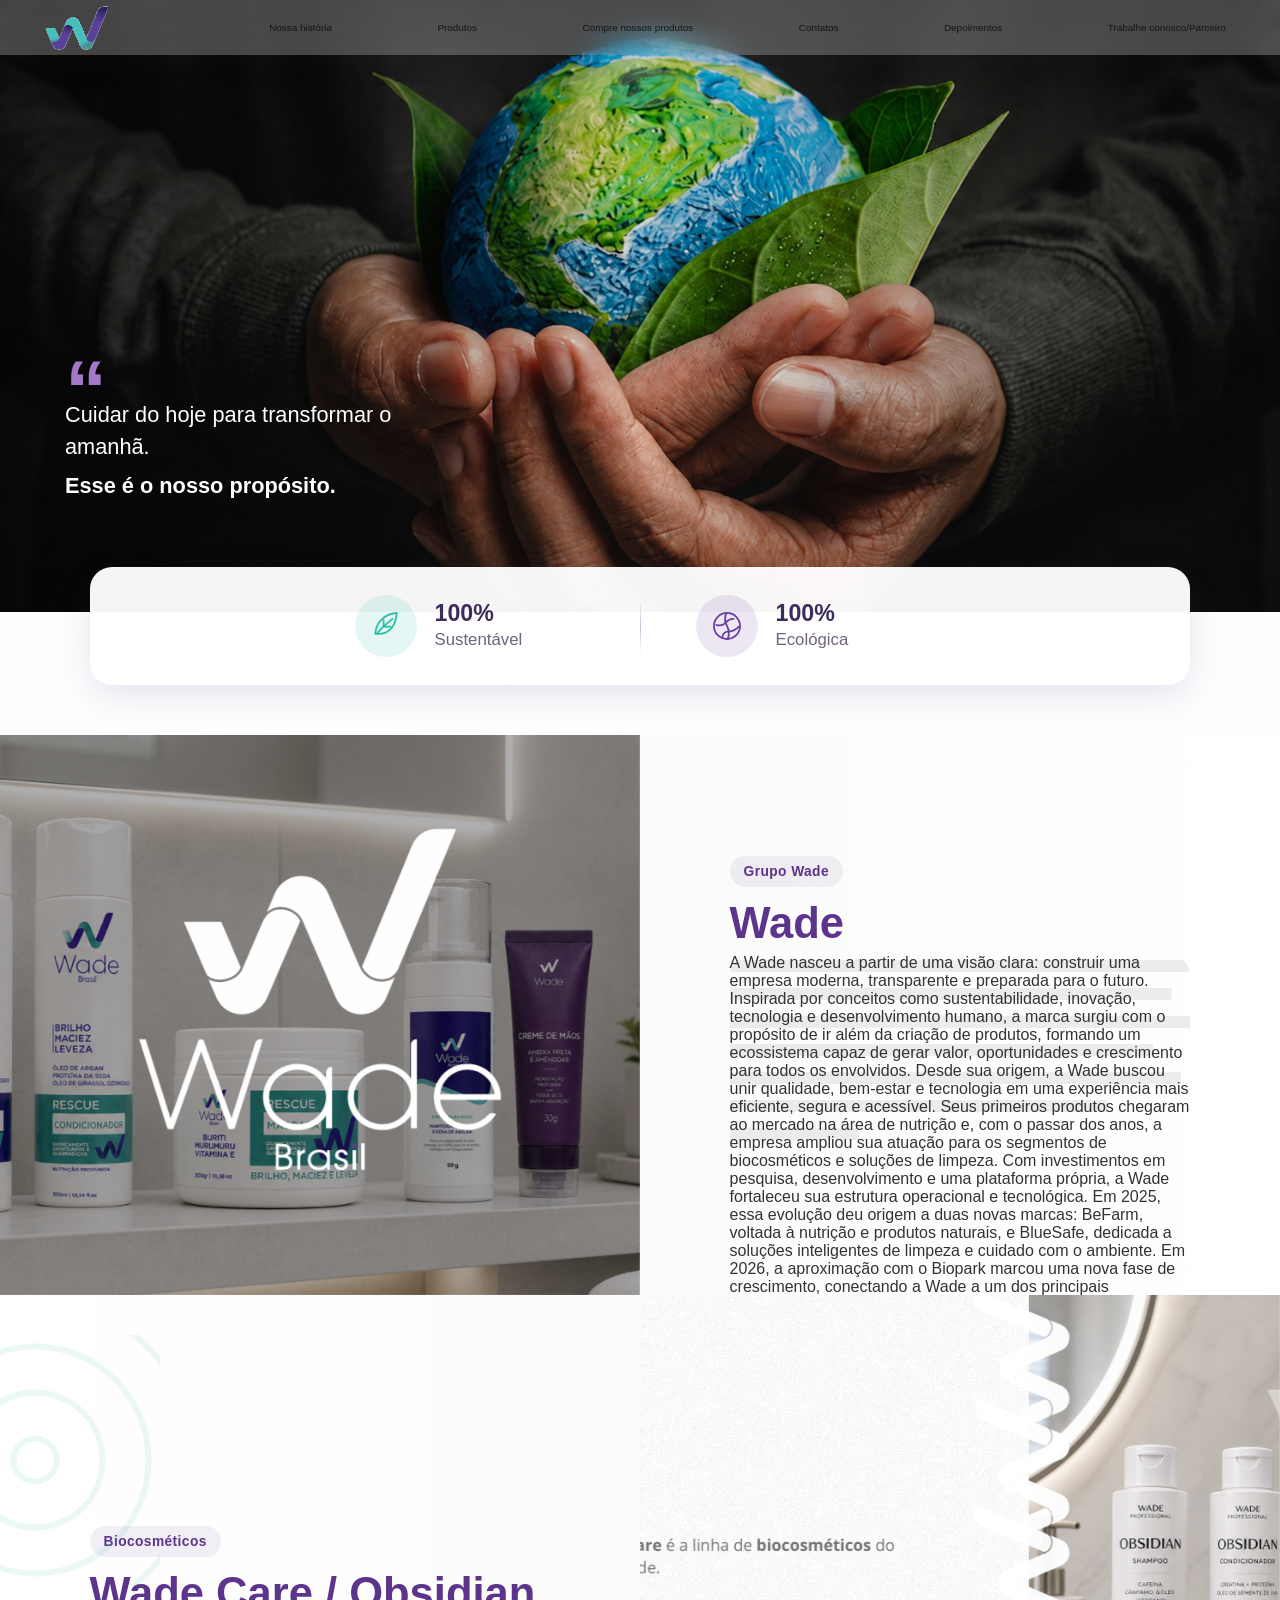
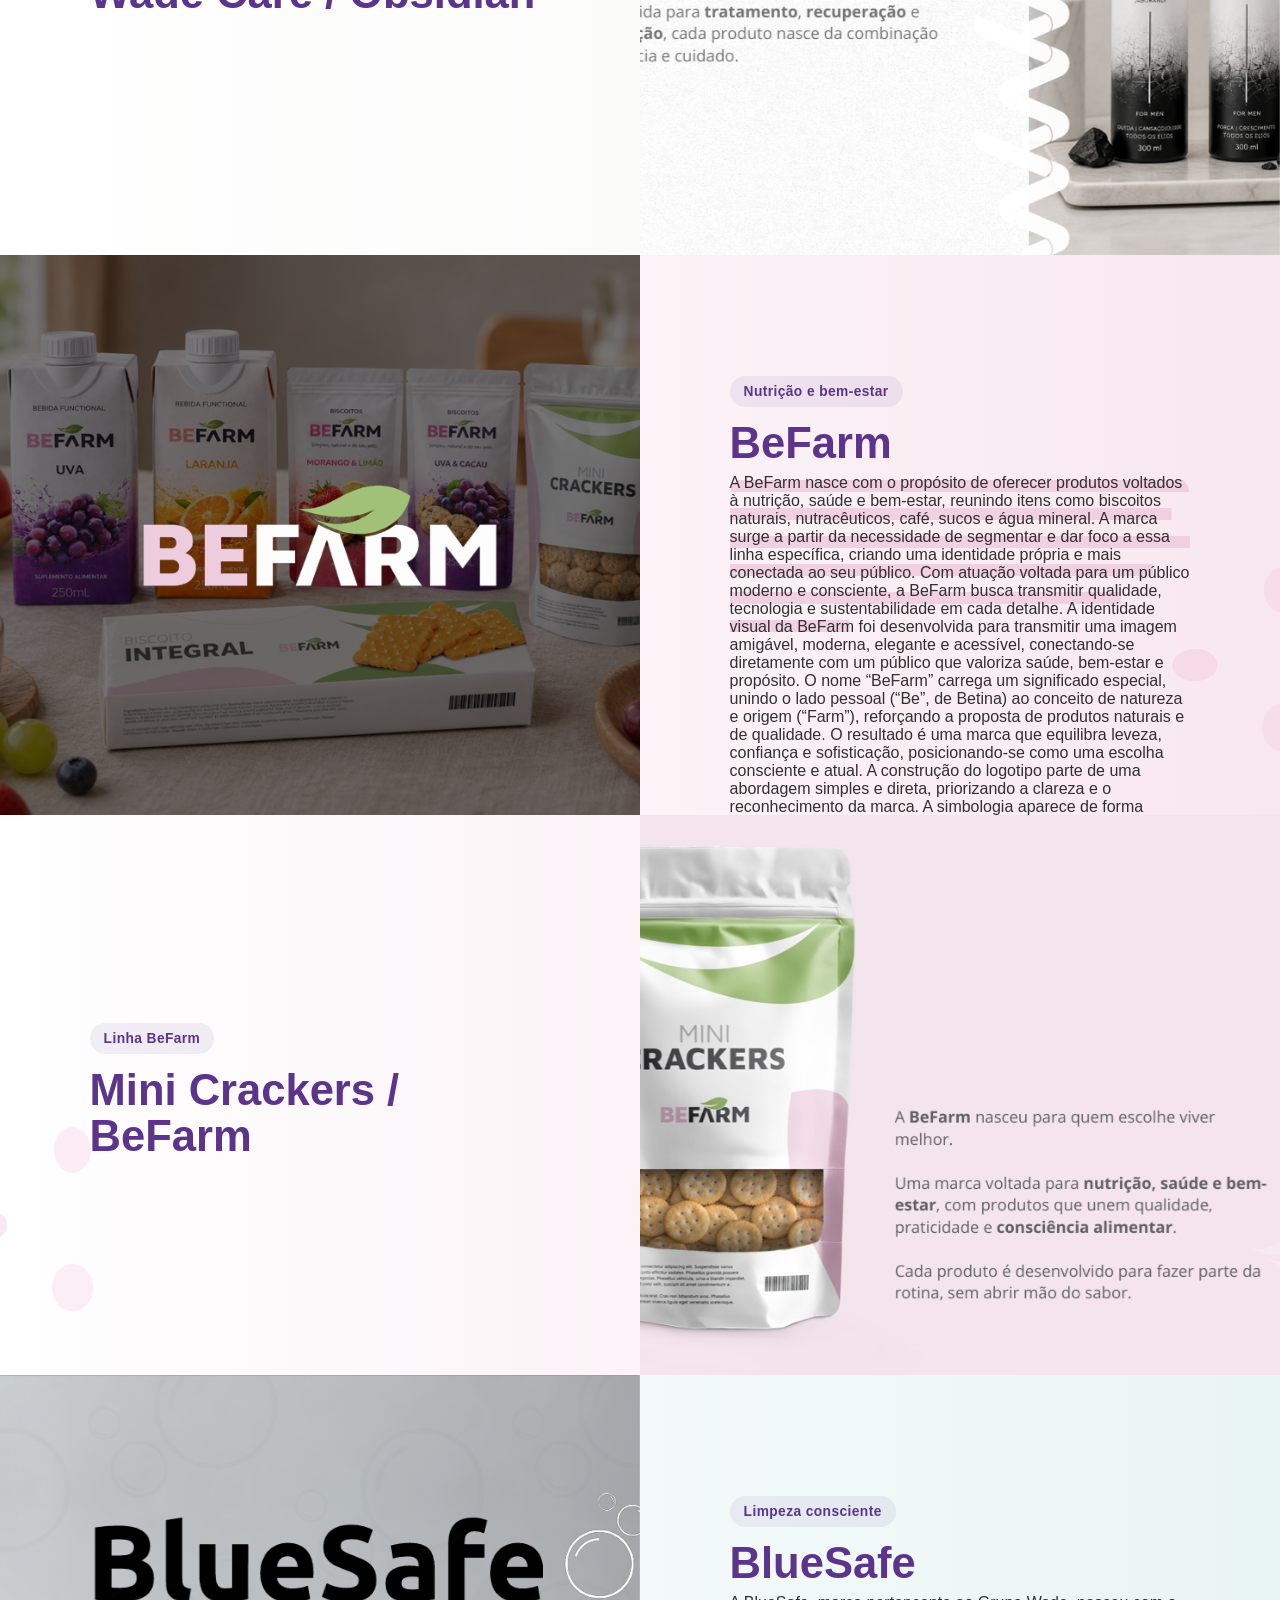
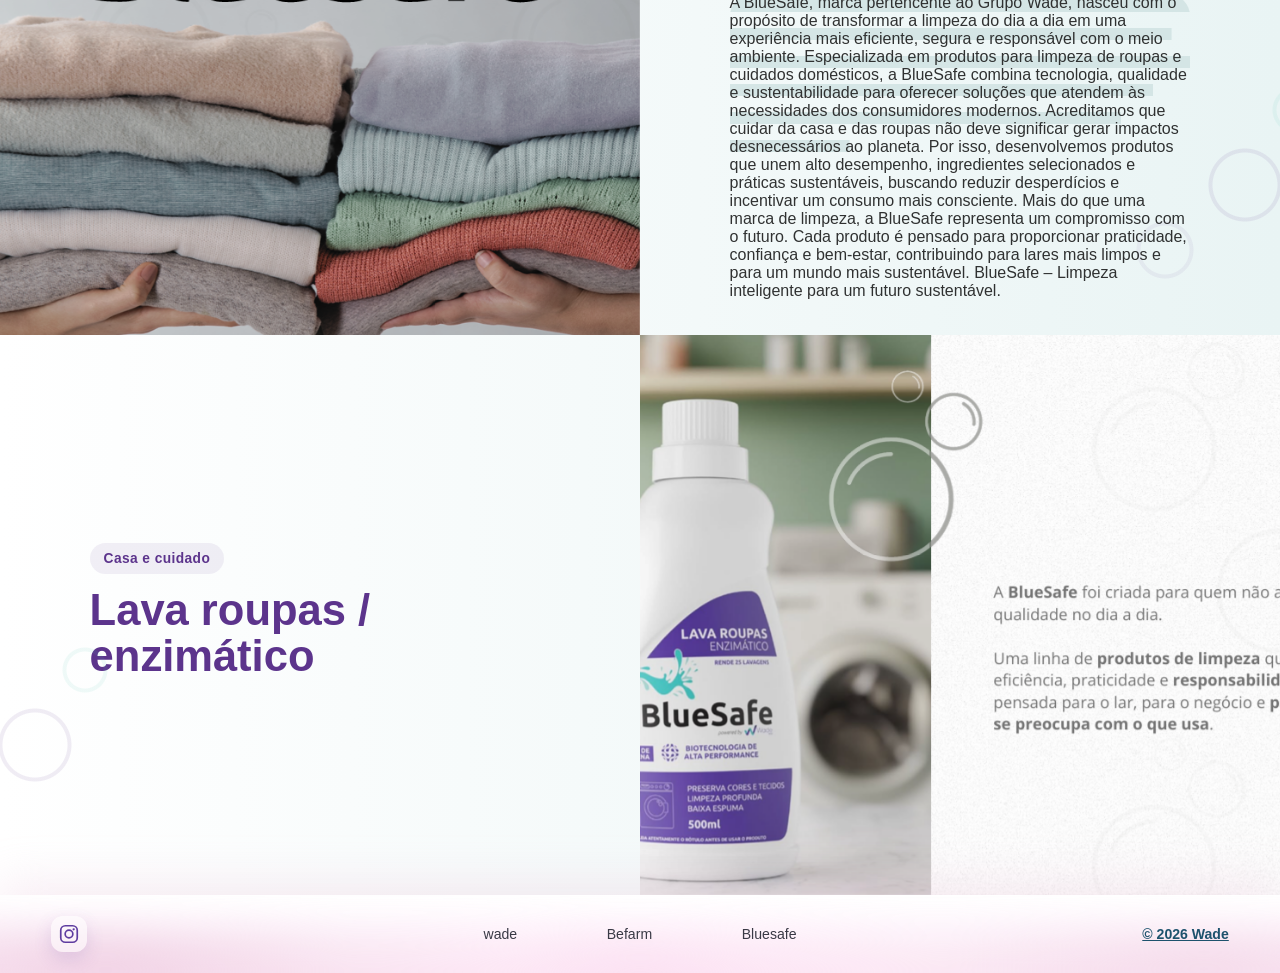
<file: nossa-historia.html>
<!DOCTYPE html>
<html lang="pt-BR">
<head>
    <meta charset="UTF-8">
    <meta name="viewport" content="width=device-width, initial-scale=1.0">
    <title>Nossa História | Wade Brasil</title>
    <link rel="icon" type="image/png" href="assets/logo-wade-transparente.png">

    <link rel="stylesheet" href="style.css">
    <link rel="stylesheet" href="nossa-historia.css">
</head>
<body class="pagina-historia">
    <header class="cabecalho">
        <a class="logo" href="index.html" aria-label="Página inicial Wade Brasil">
            <img src="assets/logo-wade-transparente.png" alt="Logo Wade">
        </a>

        <button class="menu-mobile" aria-label="Abrir menu">
            <span></span>
            <span></span>
            <span></span>
        </button>

        <nav class="menu" aria-label="Menu principal">
            <a href="nossa-historia.html">Nossa história</a>
            <a href="produtos.html">Produtos</a>
            <a href="compre-produtos.html">Compre nossos produtos</a>
            <a href="contatos.html">Contatos</a>
            <a href="depoimentos-trabalheconosco.html">Depoimentos</a>
            <a href="depoimentos-trabalheconosco.html">Trabalhe conosco/Parceiro</a>
        </nav>
    </header>

    <main class="historia-main">
        <section class="historia-hero" aria-label="Introdução da página Nossa História">
            <img src="assets/historia-hero.png" alt="Mãos segurando o planeta Terra com folhas verdes">

            <div class="historia-hero__texto reveal-item">
                <span class="aspas">“</span>
                <p>Cuidar do hoje para transformar o amanhã.</p>
                <strong>Esse é o nosso propósito.</strong>
            </div>
        </section>

        <section class="selos-sustentaveis">
    <div class="selo-card">
        <div class="selo-icone selo-verde">
            <svg viewBox="0 0 64 64" aria-hidden="true">
                <path d="M50 10C30 12 15 25 14 45C34 48 49 34 50 10Z"></path>
                <path d="M18 43C25 35 32 28 43 20"></path>
                <path d="M28 33V22"></path>
                <path d="M28 33H40"></path>
            </svg>
        </div>

        <div>
            <strong>100%</strong>
            <span>Sustentável</span>
        </div>
    </div>

    <div class="selo-divisor"></div>

    <div class="selo-card">
        <div class="selo-icone selo-roxo">
            <svg viewBox="0 0 64 64" aria-hidden="true">
                <circle cx="32" cy="32" r="22"></circle>
                <path d="M14 30C20 32 25 31 29 27C33 23 36 19 43 20"></path>
                <path d="M24 51C25 44 30 41 36 41C42 41 47 38 52 33"></path>
                <path d="M31 10C28 17 28 25 32 32C36 39 36 47 33 54"></path>
            </svg>
        </div>

        <div>
            <strong>100%</strong>
            <span>Ecológica</span>
        </div>
    </div>
</section>

        <section class="historia-bloco historia-bloco--wade reveal-item">
            <div class="historia-imagem">
                <img src="assets/historia-wade-produtos.png" alt="Produtos Wade Brasil em uma bancada de banheiro">
            </div>

            <article class="historia-texto">
                <span class="etiqueta">Grupo Wade</span>
                <h1>Wade</h1>

                <div class="area-texto">
                    A Wade nasceu a partir de uma visão clara: construir uma empresa moderna, transparente e preparada para o futuro. Inspirada por conceitos como sustentabilidade, inovação, tecnologia e desenvolvimento humano, a marca surgiu com o propósito de ir além da criação de produtos, formando um ecossistema capaz de gerar valor, oportunidades e crescimento para todos os envolvidos.

Desde sua origem, a Wade buscou unir qualidade, bem-estar e tecnologia em uma experiência mais eficiente, segura e acessível. Seus primeiros produtos chegaram ao mercado na área de nutrição e, com o passar dos anos, a empresa ampliou sua atuação para os segmentos de biocosméticos e soluções de limpeza.

Com investimentos em pesquisa, desenvolvimento e uma plataforma própria, a Wade fortaleceu sua estrutura operacional e tecnológica. Em 2025, essa evolução deu origem a duas novas marcas: BeFarm, voltada à nutrição e produtos naturais, e BlueSafe, dedicada a soluções inteligentes de limpeza e cuidado com o ambiente.

Em 2026, a aproximação com o Biopark marcou uma nova fase de crescimento, conectando a Wade a um dos principais ecossistemas de inovação do Brasil. Hoje, a empresa segue avançando com o compromisso de elevar a qualidade dos seus produtos, fortalecer relações de confiança, criar oportunidades e contribuir para um futuro mais sustentável, próspero e humano.

A Wade nasceu para desafiar modelos antigos, cresceu conectando inovação e pessoas, e continua construindo todos os dias um futuro que ainda está apenas começando.

                </div>
            </article>
        </section>

        <section class="historia-bloco historia-bloco--invertido historia-bloco--care reveal-item">
            <article class="historia-texto decoracao-ondas">
                <span class="etiqueta">Biocosméticos</span>
                <h2>Wade Care / Obsidian</h2>

                </div>
            </article>

            <div class="historia-imagem historia-imagem--contain">
                <img src="assets/historia-obsidian.png" alt="Linha Obsidian Wade Professional em bancada elegante">
            </div>
        </section>

        <section class="historia-bloco historia-bloco--befarm reveal-item">
            <div class="historia-imagem">
                <img src="assets/historia-befarm.png" alt="Produtos BeFarm com frutas e biscoitos">
            </div>

            <article class="historia-texto decoracao-folhas">
                <span class="etiqueta">Nutrição e bem-estar</span>
                <h2>BeFarm</h2>

                <div class="area-texto area-texto--rosa">
                    A BeFarm nasce com o propósito de oferecer produtos voltados à nutrição, saúde e bem-estar, reunindo itens como  biscoitos naturais, nutracêuticos, café, sucos e água mineral. A marca surge a partir da necessidade de segmentar  e dar foco a essa linha específica, criando uma identidade própria e mais conectada ao seu público. Com atuação  voltada para um público moderno e consciente, a BeFarm busca transmitir qualidade, tecnologia e sustentabilidade  em cada detalhe. A identidade visual da BeFarm foi desenvolvida para transmitir uma imagem amigável, moderna, elegante e acessível,  conectando-se diretamente com um público que valoriza saúde, bem-estar e propósito. O nome “BeFarm” carrega  um significado especial, unindo o lado pessoal (“Be”, de Betina) ao conceito de natureza e origem (“Farm”), reforçando  a proposta de produtos naturais e de qualidade. O resultado é uma marca que equilibra leveza, confiança e sofisticação,  posicionando-se como uma escolha consciente e atual. A construção do logotipo parte de uma abordagem simples e direta, priorizando a clareza e o reconhecimento da marca.  A simbologia aparece de forma integrada à tipografia, através da folha posicionada sobre o nome, representando  naturalidade, saúde e conexão com o meio ambiente — pilares centrais da BeFarm. Na tipografia, optamos por fontes modernas, com traços levemente arredondados e de fácil leitura, transmitindo  proximidade, leveza e acessibilidade. O contraste entre as formas mais suaves e a estrutura sólida das letras garante  equilíbrio entre modernidade e confiança.
                </div>
            </article>
        </section>

        <section class="historia-bloco historia-bloco--invertido historia-bloco--crackers reveal-item">
            <article class="historia-texto decoracao-folhas decoracao-folhas--esquerda">
                <span class="etiqueta">Linha BeFarm</span>
                <h2>Mini Crackers / BeFarm</h2>

            </article>

            <div class="historia-imagem historia-imagem--produto">
                <img src="assets/historia-mini-crackers.png" alt="Embalagem Mini Crackers BeFarm em fundo rosa">
            </div>
        </section>

        <section class="historia-bloco historia-bloco--bluesafe reveal-item">
            <div class="historia-imagem">
                <img src="assets/historia-bluesafe-roupas.png" alt="Roupas dobradas da marca BlueSafe">
            </div>

            <article class="historia-texto decoracao-bolhas">
                <span class="etiqueta">Limpeza consciente</span>
                <h2>BlueSafe</h2>

                <div class="area-texto area-texto--azul"> 
                    A BlueSafe, marca pertencente ao Grupo Wade, nasceu com o propósito de transformar a limpeza do dia a dia em uma experiência mais eficiente, segura e responsável com o meio ambiente. Especializada em produtos para limpeza de roupas e cuidados domésticos, a BlueSafe combina tecnologia, qualidade e sustentabilidade para oferecer soluções que atendem às necessidades dos consumidores modernos.
Acreditamos que cuidar da casa e das roupas não deve significar gerar impactos desnecessários ao planeta. Por isso, desenvolvemos produtos que unem alto desempenho, ingredientes selecionados e práticas sustentáveis, buscando reduzir desperdícios e incentivar um consumo mais consciente.
Mais do que uma marca de limpeza, a BlueSafe representa um compromisso com o futuro. Cada produto é pensado para proporcionar praticidade, confiança e bem-estar, contribuindo para lares mais limpos e para um mundo mais sustentável.
BlueSafe – Limpeza inteligente para um futuro sustentável.
                </div>
            </article>
        </section>

        <section class="historia-bloco historia-bloco--invertido historia-bloco--produto-blue reveal-item">
            <article class="historia-texto decoracao-bolhas decoracao-bolhas--esquerda">
                <span class="etiqueta">Casa e cuidado</span>
                <h2>Lava roupas / enzimático</h2>

                </div>
            </article>

            <div class="historia-imagem historia-imagem--contain">
                <img src="assets/historia-bluesafe-produto.png" alt="Produto lava roupas enzimático BlueSafe">
            </div>
        </section>
    </main>

    <footer class="rodape">
        <a class="instagram" href="https://www.instagram.com/wade.brasil/" aria-label="Instagram da Wade">
            <svg class="instagram-icon" viewBox="0 0 24 24" aria-hidden="true" focusable="false">
                <rect x="3" y="3" width="18" height="18" rx="5"></rect>
                <circle cx="12" cy="12" r="4.2"></circle>
                <circle class="instagram-ponto" cx="17.1" cy="6.9" r="1.25"></circle>
            </svg>
        </a>

        <nav class="links-rodape" aria-label="Links do rodapé">
            <a href="nossa-historia.html">wade</a>
            <a href="nossa-historia.html">Befarm</a>
            <a href="nossa-historia.html">Bluesafe</a>
        </nav>

        <a class="copyright" href="index.html">© 2026 Wade</a>
    </footer>

    <script>
        const itensAnimados = document.querySelectorAll('.reveal-item');

        const mostrarAoRolar = new IntersectionObserver((entradas) => {
            entradas.forEach((entrada) => {
                if (entrada.isIntersecting) {
                    entrada.target.classList.add('ativo');
                    mostrarAoRolar.unobserve(entrada.target);
                }
            });
        }, { threshold: 0.18 });

        itensAnimados.forEach((item) => mostrarAoRolar.observe(item));
    </script>
</body>
</html>
</file>
<file: style.css>
:root {
    --roxo: #5f3da0;
    --roxo-claro: #7b4bc7;
    --turquesa: #4fc8c8;
    --turquesa-claro: #c8f3ef;
    --verde: #98bf6b;
    --rosa: #e8bed7;
    --lilas: #d8c9ea;
    --cinza: #5c5c63;
    --texto: #33333a;
    --branco: #ffffff;
    --sombra: 0 12px 35px rgba(67, 49, 111, 0.12);
}

* {
    margin: 0;
    padding: 0;
    box-sizing: border-box;
}

html {
    scroll-behavior: smooth;
}

body {
    min-height: 100vh;
    background: #fbfbfb;
    color: var(--texto);
    font-family: "Poppins", "Montserrat", "Segoe UI", Arial, sans-serif;
    overflow-x: hidden;
}

a {
    color: inherit;
    text-decoration: none;
}

button,
a,
label {
    -webkit-tap-highlight-color: transparent;
}

a:focus-visible,
button:focus-visible,
.menu-toggle:focus-visible + .menu-mobile {
    outline: 3px solid rgba(79, 200, 200, 0.65);
    outline-offset: 4px;
}

img {
    max-width: 100%;
    display: block;
}

.pular-conteudo {
    position: fixed;
    top: 14px;
    left: 14px;
    z-index: 100;
    padding: 10px 16px;
    border-radius: 999px;
    background: var(--roxo);
    color: #fff;
    font-weight: 700;
    transform: translateY(-160%);
    transition: transform 0.22s ease;
}

.pular-conteudo:focus {
    transform: translateY(0);
}

.cabecalho {
    width: 100%;
    min-height: 42px;
    padding: 3px clamp(16px, 3.6vw, 52px);
    display: flex;
    align-items: center;
    justify-content: space-between;
    gap: 24px;
    position: fixed;
    top: 0;
    left: 0;
    z-index: 20;
    background: rgba(255, 255, 255, 0.25);
    backdrop-filter: blur(13px);
    -webkit-backdrop-filter: blur(13px);
    box-shadow: 0 8px 35px rgba(95, 61, 160, 0.04);
}

.logo {
    width: clamp(42px, 4.8vw, 64px);
    flex: 0 0 auto;
    border-radius: 14px;
    transition: transform 0.28s ease, filter 0.28s ease;
    transform-origin: center;
}

.logo img {
    background: transparent;
}

.logo:hover {
    transform: translateY(-3px) scale(1.07) rotate(-1deg);
    filter: drop-shadow(0 10px 14px rgba(95, 61, 160, 0.22));
}

.menu-toggle {
    display: none;
}

.menu {
    width: min(1040px, 76vw);
    display: flex;
    align-items: center;
    justify-content: space-between;
    gap: clamp(10px, 1.8vw, 40px);
    font-size: clamp(0.62rem, 0.66vw, 0.78rem);
    font-weight: 500;
    color: #151515;
}

.menu a {
    position: relative;
    padding: 4px 8px;
    border-radius: 999px;
    white-space: nowrap;
    z-index: 1;
    transition: color 0.25s ease, transform 0.25s ease, box-shadow 0.25s ease;
}

.menu a::before {
    content: "";
    position: absolute;
    inset: 0;
    border-radius: inherit;
    background: linear-gradient(90deg, rgba(79, 200, 200, 0.16), rgba(95, 61, 160, 0.14));
    opacity: 0;
    transform: scaleX(0.65);
    transition: opacity 0.25s ease, transform 0.25s ease;
    z-index: -1;
}

.menu a::after {
    content: "";
    width: 0;
    height: 2px;
    border-radius: 20px;
    background: linear-gradient(90deg, var(--turquesa), var(--roxo));
    position: absolute;
    left: 8px;
    bottom: 1px;
    transition: width 0.25s ease;
}

.menu a:hover {
    color: var(--roxo);
    transform: translateY(-3px);
    box-shadow: 0 8px 18px rgba(79, 200, 200, 0.14);
}

.menu a:hover::before {
    opacity: 1;
    transform: scaleX(1);
}

.menu a:hover::after {
    width: calc(100% - 16px);
}

.menu-mobile {
    width: 36px;
    height: 30px;
    border: 0;
    border-radius: 12px;
    background: rgba(255, 255, 255, 0.35);
    display: none;
    flex-direction: column;
    justify-content: center;
    gap: 6px;
    cursor: pointer;
    transition: transform 0.22s ease, background 0.22s ease, box-shadow 0.22s ease;
}

.menu-mobile span {
    width: 22px;
    height: 2.4px;
    margin-inline: auto;
    border-radius: 999px;
    background: var(--roxo);
    transition: transform 0.22s ease, opacity 0.22s ease;
}

.menu-mobile:hover {
    transform: scale(1.05);
    background: rgba(255, 255, 255, 0.78);
    box-shadow: 0 8px 22px rgba(95, 61, 160, 0.16);
}

.secao {
    width: 100%;
    position: relative;
    overflow: hidden;
    background: #fff;
}

.secao-imagem {
    line-height: 0;
}

.imagem-secao {
    width: 100%;
    height: auto;
    user-select: none;
    transition: filter 0.35s ease, transform 0.35s ease;
}

.secao-imagem:hover .imagem-secao {
    filter: saturate(1.02) contrast(1.01);
}

.hero {
    min-height: 100vh;
    display: grid;
    place-items: center;
    background: #ffffff;
}

.hero .imagem-secao {
    width: 100%;
    height: 100vh;
    min-height: 650px;
    object-fit: cover;
    object-position: center center;
}

.hero-conteudo {
    position: absolute;
    top: clamp(105px, 13vw, 180px);
    right: clamp(32px, 8vw, 145px);
    z-index: 2;
    max-width: 560px;
    text-align: left;
}

.hero-conteudo h1 {
    color: #7a18cf;
    font-size: clamp(2rem, 4vw, 4.6rem);
    font-weight: 400;
    line-height: 0.98;
    letter-spacing: -0.04em;
}

.hero-conteudo p {
    margin-top: 10px;
    color: #8b36d8;
    font-size: clamp(0.9rem, 1.2vw, 1.32rem);
    font-weight: 500;
}

.botao {
    display: inline-flex;
    align-items: center;
    justify-content: center;
    width: max-content;
    border: 0;
    min-width: 136px;
    min-height: 38px;
    border-radius: 4px;
    padding: 0.78em 1.12em;
    position: relative;
    overflow: hidden;
    isolation: isolate;
    cursor: pointer;
    font-size: clamp(0.78rem, 0.9vw, 1rem);
    font-weight: 600;
    line-height: 1;
    letter-spacing: 0.01em;
    box-shadow: 0 10px 22px rgba(86, 61, 143, 0.10);
    transition: transform 0.22s ease, box-shadow 0.22s ease, filter 0.22s ease, letter-spacing 0.22s ease;
}

.botao::before {
    content: "";
    position: absolute;
    inset: -25% auto -25% -50%;
    width: 42%;
    background: linear-gradient(100deg, transparent, rgba(255, 255, 255, 0.75), transparent);
    transform: skewX(-18deg);
    transition: left 0.55s ease;
    z-index: -1;
}

.botao:hover {
    transform: translateY(-4px) scale(1.03);
    box-shadow: 0 18px 34px rgba(86, 61, 143, 0.22);
    filter: saturate(1.08) brightness(1.02);
    letter-spacing: 0.03em;
}

.botao:hover::before {
    left: 116%;
}

.botao:active {
    transform: translateY(-1px) scale(0.98);
}

.botao-verde {
    margin-top: 12px;
    color: #336c68;
    background: linear-gradient(135deg, #bdf2ed, #d6fbf7);
}

.botao-lilas {
    color: var(--cinza);
    background: linear-gradient(135deg, rgba(199, 190, 218, 0.98), rgba(232, 222, 245, 0.95));
}

.botao-rosa {
    color: var(--cinza);
    background: linear-gradient(135deg, rgba(236, 204, 226, 0.98), rgba(248, 227, 241, 0.96));
}

.botao-ecossistema {
    position: absolute;
    left: 15.6%;
    bottom: 11.4%;
    z-index: 3;
}

.botao-produtos {
    position: absolute;
    left: 16.4%;
    bottom: 3.0%;
    z-index: 3;
}

.rodape {
    min-height: 78px;
    padding: 18px clamp(18px, 4vw, 60px);
    display: grid;
    grid-template-columns: 1fr auto 1fr;
    align-items: center;
    gap: 18px;
    position: relative;
    overflow: hidden;
    background: linear-gradient(180deg, #ffffff 0%, #fff9fe 48%, #fff1fa 100%);
    color: #393945;
    box-shadow: 0 -12px 46px rgba(232, 190, 215, 0.28);
}

.rodape::before {
    content: "";
    position: absolute;
    left: -8%;
    right: -8%;
    bottom: -38px;
    height: 82px;
    background:
        radial-gradient(circle at 14% 50%, rgba(232, 190, 215, 0.58), transparent 32%),
        radial-gradient(circle at 50% 100%, rgba(248, 210, 235, 0.54), transparent 42%),
        radial-gradient(circle at 88% 40%, rgba(232, 190, 215, 0.42), transparent 34%);
    filter: blur(18px);
    pointer-events: none;
}

.rodape > * {
    position: relative;
    z-index: 1;
}

.instagram {
    width: 36px;
    height: 36px;
    display: grid;
    place-items: center;
    justify-self: start;
    border-radius: 12px;
    color: var(--roxo);
    background: rgba(255, 255, 255, 0.55);
    box-shadow: 0 7px 18px rgba(95, 61, 160, 0.15);
    transition: transform 0.25s ease, background 0.25s ease, box-shadow 0.25s ease;
}

.instagram:hover {
    transform: translateY(-4px) rotate(-6deg) scale(1.08);
    background: #fff;
    box-shadow: 0 13px 24px rgba(95, 61, 160, 0.24);
}

.instagram-icon {
    width: 22px;
    height: 22px;
    fill: none;
    stroke: currentColor;
    stroke-width: 1.85;
    stroke-linecap: round;
    stroke-linejoin: round;
}

.instagram-ponto {
    fill: currentColor;
    stroke: none;
}

.links-rodape {
    display: flex;
    align-items: center;
    justify-content: center;
    gap: clamp(32px, 7vw, 94px);
    font-size: 0.88rem;
    font-family: inherit;
    letter-spacing: normal;
    text-transform: none;
    font-weight: 400;
}

.links-rodape a,
.copyright {
    position: relative;
    transition: color 0.22s ease, transform 0.22s ease;
}

.links-rodape a::after {
    content: "";
    position: absolute;
    left: 0;
    bottom: -6px;
    width: 0;
    height: 2px;
    border-radius: 999px;
    background: linear-gradient(90deg, var(--turquesa), var(--roxo));
    transition: width 0.22s ease;
}

.links-rodape a:hover,
.copyright:hover {
    color: var(--roxo);
    transform: translateY(-2px);
}

.links-rodape a:hover::after {
    width: 100%;
}

.copyright {
    justify-self: end;
    color: #1d526d;
    text-decoration: underline;
    font-size: 0.88rem;
    font-weight: 600;
}

.animar-entrada {
    animation: surgir 0.9s ease both;
}

@supports (animation-timeline: view()) {
    .animar-scroll {
        animation: revelar linear both;
        animation-timeline: view();
        animation-range: entry 8% cover 26%;
    }
}

@keyframes surgir {
    from {
        opacity: 0;
        transform: translateY(18px);
    }
    to {
        opacity: 1;
        transform: translateY(0);
    }
}

@keyframes revelar {
    from {
        opacity: 0.78;
        transform: translateY(26px) scale(0.995);
    }
    to {
        opacity: 1;
        transform: translateY(0) scale(1);
    }
}

@media (max-width: 1050px) {
    .cabecalho {
        min-height: 44px;
        background: rgba(255, 255, 255, 0.74);
    }

    .menu-mobile {
        display: flex;
        z-index: 31;
    }

    .menu-toggle {
        display: block;
        width: 1px;
        height: 1px;
        position: absolute;
        overflow: hidden;
        clip: rect(0 0 0 0);
        clip-path: inset(50%);
        opacity: 0;
        white-space: nowrap;
    }

    .menu {
        width: min(430px, calc(100vw - 36px));
        padding: 18px;
        position: absolute;
        top: 44px;
        right: 18px;
        display: grid;
        gap: 14px;
        border-radius: 18px;
        background: rgba(255, 255, 255, 0.94);
        backdrop-filter: blur(14px);
        -webkit-backdrop-filter: blur(14px);
        box-shadow: var(--sombra);
        opacity: 0;
        transform: translateY(-8px) scale(0.98);
        pointer-events: none;
        transition: opacity 0.25s ease, transform 0.25s ease;
    }

    .menu-toggle:checked ~ .menu {
        opacity: 1;
        transform: translateY(0) scale(1);
        pointer-events: auto;
    }

    .menu-toggle:checked + .menu-mobile span:nth-child(1) {
        transform: translateY(9px) rotate(45deg);
    }

    .menu-toggle:checked + .menu-mobile span:nth-child(2) {
        opacity: 0;
    }

    .menu-toggle:checked + .menu-mobile span:nth-child(3) {
        transform: translateY(-9px) rotate(-45deg);
    }

    .menu a {
        white-space: normal;
        font-size: 0.95rem;
    }

    .hero .imagem-secao {
        object-position: 40% center;
    }

    .hero-conteudo {
        top: 108px;
        right: 28px;
        max-width: 390px;
    }
}

@media (max-width: 760px) {
    .cabecalho {
        min-height: 40px;
        padding-block: 3px;
    }

    .logo {
        width: 42px;
    }

    .menu {
        top: 40px;
    }

    .hero {
        min-height: auto;
        display: block;
    }

    .hero .imagem-secao {
        width: 100%;
        height: auto;
        min-height: 0;
        object-fit: contain;
        object-position: center center;
    }

    .hero-conteudo {
        top: 14%;
        left: auto;
        right: 5%;
        max-width: 43%;
        padding: 0;
        border-radius: 0;
        background: transparent;
        backdrop-filter: none;
        -webkit-backdrop-filter: none;
    }

    .hero-conteudo h1 {
        font-size: clamp(1.2rem, 6vw, 2.2rem);
    }

    .hero-conteudo p {
        margin-top: 4px;
        font-size: clamp(0.55rem, 2.3vw, 0.95rem);
    }

    .botao {
        min-width: 108px;
        min-height: 30px;
        padding: 0.58em 0.8em;
        font-size: 0.68rem;
    }

    .botao-ecossistema,
    .botao-produtos {
        left: 8%;
        font-size: 0.72rem;
        min-width: 120px;
        min-height: 34px;
    }

    .botao-ecossistema {
        bottom: 7.8%;
    }

    .botao-produtos {
        bottom: 3.1%;
    }

    .rodape {
        grid-template-columns: 1fr;
        justify-items: center;
        text-align: center;
        padding-block: 22px;
    }

    .instagram,
    .copyright {
        justify-self: center;
    }

    .links-rodape {
        gap: 24px;
        flex-wrap: wrap;
    }
}

@media (max-width: 520px) {
    .imagem-secao,
    .hero .imagem-secao,
    .ecossistema .imagem-secao,
    .futuro .imagem-secao,
    .valores .imagem-secao,
    .quem-somos .imagem-secao {
        width: 100%;
        max-width: 100%;
        height: auto;
        transform: none !important;
        opacity: 1;
        visibility: visible;
    }

    .menu-mobile {
        width: 34px;
        height: 28px;
    }

    .menu-mobile span {
        width: 20px;
        height: 2px;
    }

    .hero-conteudo {
        top: 15%;
        right: 4%;
        max-width: 45%;
    }

    .botao {
        min-width: 92px;
        min-height: 26px;
        padding: 0.52em 0.68em;
        font-size: 0.58rem;
    }

    .botao-verde {
        margin-top: 5px;
    }

    .botao-ecossistema {
        left: 15.6%;
        bottom: 11.4%;
    }

    .botao-produtos {
        left: 16.4%;
        bottom: 3.2%;
    }
}

@media (prefers-reduced-motion: reduce) {
    *,
    *::before,
    *::after {
        animation-duration: 0.01ms !important;
        animation-iteration-count: 1 !important;
        scroll-behavior: auto !important;
        transition-duration: 0.01ms !important;
    }
}
</file>
<file: nossa-historia.css>
:root {
    --historia-roxo: #5c348c;
    --historia-roxo-escuro: #35224f;
    --historia-lilas: #eee8f5;
    --historia-verde: #57c6b2;
    --historia-verde-claro: #e8f8f5;
    --historia-rosa: #f8e7ef;
    --historia-rosa-linha: #efcadd;
    --historia-azul: #e9f4f4;
    --historia-cinza: #5f6070;
    --historia-branco: #ffffff;
}

.pagina-historia {
    background: #fff;
    color: var(--historia-cinza);
    font-family: Arial, Helvetica, sans-serif;
}

.historia-main {
    width: 100%;
    overflow: hidden;
    background: linear-gradient(180deg, #ffffff 0%, #fafafa 100%);
}

.historia-hero {
    position: relative;
    min-height: clamp(440px, 68vh, 720px);
    display: flex;
    align-items: flex-end;
    overflow: hidden;
    background: #111;
}

.historia-hero img {
    position: absolute;
    inset: 0;
    width: 100%;
    height: 100%;
    object-fit: cover;
    object-position: center 30%;
    transform: scale(1.02);
}

.historia-hero::after {
    content: "";
    position: absolute;
    inset: 0;
    background: linear-gradient(90deg, rgba(0, 0, 0, .62), rgba(0, 0, 0, .12) 50%, rgba(0, 0, 0, .45));
}

.historia-hero__texto {
    position: relative;
    z-index: 2;
    width: min(90%, 1150px);
    margin: 0 auto 110px;
    color: #fff;
}

.aspas {
    display: block;
    height: 42px;
    font-size: 84px;
    line-height: .8;
    color: #a179c8;
    font-weight: 700;
}

.historia-hero__texto p,
.historia-hero__texto strong {
    display: block;
    max-width: 330px;
    font-size: clamp(1.1rem, 1.7vw, 1.55rem);
    line-height: 1.45;
}

.historia-hero__texto strong {
    margin-top: 8px;
}

.indicadores {
    position: relative;
    z-index: 5;
    width: min(90%, 1120px);
    margin: -58px auto 0;
    min-height: 118px;
    padding: 26px clamp(24px, 6vw, 92px);
    display: flex;
    align-items: center;
    justify-content: center;
    gap: clamp(36px, 9vw, 140px);
    border-radius: 18px;
    background: rgba(255, 255, 255, .96);
    box-shadow: 0 18px 42px rgba(72, 47, 92, .12);
    backdrop-filter: blur(8px);
}

.indicador {
    display: flex;
    align-items: center;
    gap: 18px;
    color: var(--historia-roxo-escuro);
}

.indicador-icone {
    display: grid;
    place-items: center;
    width: 58px;
    height: 58px;
    border: 2px solid var(--historia-verde);
    border-radius: 50%;
    color: var(--historia-verde);
    font-size: 2rem;
}

.indicador-icone--roxo {
    border-color: var(--historia-roxo);
    color: var(--historia-roxo);
}

.indicador p {
    margin: 0;
    font-size: 1.18rem;
    line-height: 1.1;
}

.indicador strong {
    display: block;
    font-size: 1.38rem;
    color: var(--historia-roxo);
}

.divisor {
    width: 1px;
    height: 64px;
    background: rgba(92, 52, 140, .22);
}

.historia-bloco {
    display: grid;
    grid-template-columns: minmax(0, 1fr) minmax(0, 1fr);
    align-items: stretch;
    min-height: 560px;
    background: #fff;
}

.historia-bloco:first-of-type {
    margin-top: 48px;
}

.historia-bloco--wade {
    background: linear-gradient(90deg, #f7f7f4 0%, #ffffff 100%);
}

.historia-bloco--care {
    background: linear-gradient(90deg, #ffffff 0%, #f7f7f5 100%);
}

.historia-bloco--befarm,
.historia-bloco--crackers {
    background: linear-gradient(90deg, #fff 0%, var(--historia-rosa) 100%);
}

.historia-bloco--bluesafe,
.historia-bloco--produto-blue {
    background: linear-gradient(90deg, #ffffff 0%, var(--historia-azul) 100%);
}

.historia-imagem {
    position: relative;
    min-height: 520px;
    overflow: hidden;
    background: #f4f4f4;
}

.historia-imagem img {
    width: 100%;
    height: 100%;
    min-height: 520px;
    object-fit: cover;
    display: block;
    transition: transform .9s ease, filter .9s ease;
}

.historia-imagem--contain img,
.historia-imagem--produto img {
    object-fit: cover;
}

.historia-bloco:hover .historia-imagem img {
    transform: scale(1.035);
    filter: saturate(1.04) contrast(1.02);
}

.historia-texto {
    position: relative;
    min-height: 520px;
    padding: clamp(48px, 7vw, 96px);
    display: flex;
    flex-direction: column;
    justify-content: center;
    overflow: hidden;
}

.etiqueta {
    width: fit-content;
    margin-bottom: 14px;
    padding: 8px 14px;
    border-radius: 999px;
    background: rgba(92, 52, 140, .08);
    color: var(--historia-roxo);
    font-size: .86rem;
    font-weight: 700;
    letter-spacing: .03em;
}

.historia-texto h1,
.historia-texto h2 {
    margin: 0 0 8px;
    color: var(--historia-roxo);
    font-size: clamp(2rem, 3.4vw, 3.7rem);
    line-height: 1.05;
}

.historia-texto .subtitulo {
    margin: 0 0 28px;
    color: var(--historia-roxo-escuro);
    font-size: clamp(1.05rem, 1.8vw, 1.35rem);
    font-weight: 700;
}

.area-texto {
    max-width: 820px;    min-height: 210px;
    max-height: 220px;
    border-radius: 22px;
    color: #000000;
    background:
        linear-gradient(#e8e8e8 0 0) 0 6px / 100% 12px no-repeat,
        linear-gradient(#e8e8e8 0 0) 0 34px / 96% 12px no-repeat,
        linear-gradient(#e8e8e8 0 0) 0 62px / 100% 12px no-repeat,
        linear-gradient(#e8e8e8 0 0) 0 90px / 92% 12px no-repeat,
        linear-gradient(#e8e8e8 0 0) 0 118px / 98% 12px no-repeat,
        linear-gradient(#e8e8e8 0 0) 0 146px / 82% 12px no-repeat,
        linear-gradient(#e8e8e8 0 0) 0 174px / 28% 12px no-repeat;
    opacity: .8;
}

.area-texto--rosa {
    color: #000000;
    background:
        linear-gradient(var(--historia-rosa-linha) 0 0) 0 6px / 100% 12px no-repeat,
        linear-gradient(var(--historia-rosa-linha) 0 0) 0 34px / 96% 12px no-repeat,
        linear-gradient(var(--historia-rosa-linha) 0 0) 0 62px / 100% 12px no-repeat,
        linear-gradient(var(--historia-rosa-linha) 0 0) 0 90px / 92% 12px no-repeat,
        linear-gradient(var(--historia-rosa-linha) 0 0) 0 118px / 85% 12px no-repeat,
        linear-gradient(var(--historia-rosa-linha) 0 0) 0 146px / 26% 12px no-repeat;
}

.area-texto--azul {
    color: #000000;
    background:
        linear-gradient(#cfe2e2 0 0) 0 6px / 100% 12px no-repeat,
        linear-gradient(#cfe2e2 0 0) 0 34px / 96% 12px no-repeat,
        linear-gradient(#cfe2e2 0 0) 0 62px / 100% 12px no-repeat,
        linear-gradient(#cfe2e2 0 0) 0 90px / 92% 12px no-repeat,
        linear-gradient(#cfe2e2 0 0) 0 118px / 85% 12px no-repeat,
        linear-gradient(#cfe2e2 0 0) 0 146px / 26% 12px no-repeat;
}

.decoracao-ondas::before,
.decoracao-folhas::before,
.decoracao-bolhas::before {
    content: "";
    position: absolute;
    inset: auto -90px 25px auto;
    width: 250px;
    height: 250px;
    opacity: .5;
    pointer-events: none;
}

.decoracao-ondas::before {
    left: -90px;
    right: auto;
    top: 40px;
    background: repeating-radial-gradient(ellipse at center, transparent 0 18px, rgba(87, 198, 178, .24) 19px 24px, transparent 25px 46px);
}

.decoracao-folhas::before {
    background: radial-gradient(ellipse at 30% 50%, rgba(244, 190, 216, .7) 0 22px, transparent 23px),
                radial-gradient(ellipse at 65% 20%, rgba(244, 190, 216, .55) 0 18px, transparent 19px),
                radial-gradient(ellipse at 65% 75%, rgba(244, 190, 216, .5) 0 20px, transparent 21px);
    border-radius: 50%;
}

.decoracao-folhas--esquerda::before,
.decoracao-bolhas--esquerda::before {
    left: -90px;
    right: auto;
}

.decoracao-bolhas::before {
    background: radial-gradient(circle, transparent 32px, rgba(92, 52, 140, .18) 33px 36px, transparent 37px),
                radial-gradient(circle at 70% 20%, transparent 18px, rgba(87, 198, 178, .18) 19px 22px, transparent 23px),
                radial-gradient(circle at 18% 76%, transparent 24px, rgba(92, 52, 140, .13) 25px 28px, transparent 29px);
}

.reveal-item {
    opacity: 0;
    transform: translateY(42px);
    transition: opacity .9s ease, transform .9s ease;
}

.reveal-item.ativo {
    opacity: 1;
    transform: translateY(0);
}

.reveal-item.ativo .historia-imagem img {
    animation: revelarImagem 1.2s ease both;
}

@keyframes revelarImagem {
    from {
        transform: scale(1.06);
        filter: blur(2px) saturate(.9);
    }
    to {
        transform: scale(1);
        filter: blur(0) saturate(1);
    }
}

@media (max-width: 900px) {
    .historia-hero {
        min-height: 470px;
    }

    .historia-hero__texto {
        margin-bottom: 92px;
    }

    .indicadores {
        margin-top: -46px;
        min-height: auto;
        gap: 20px;
        padding: 22px;
    }

    .indicador {
        gap: 12px;
    }

    .indicador-icone {
        width: 48px;
        height: 48px;
        font-size: 1.6rem;
    }

    .indicador p {
        font-size: .98rem;
    }

    .indicador strong {
        font-size: 1.1rem;
    }

    .historia-bloco,
    .historia-bloco--invertido {
        grid-template-columns: 1fr;
        min-height: auto;
    }

    .historia-bloco--invertido .historia-texto {
        order: 2;
    }

    .historia-bloco--invertido .historia-imagem {
        order: 1;
    }

    .historia-imagem,
    .historia-imagem img,
    .historia-texto {
        min-height: auto;
    }

    .historia-imagem img {
        aspect-ratio: 16 / 9;
    }

    .historia-texto {
        padding: 46px 7vw 60px;
    }
}

@media (max-width: 560px) {
    .historia-hero {
        min-height: 430px;
    }

    .historia-hero__texto {
        margin-bottom: 82px;
    }

    .historia-hero__texto p,
    .historia-hero__texto strong {
        max-width: 260px;
        font-size: 1rem;
    }

    .indicadores {
        width: 92%;
        flex-direction: column;
        align-items: flex-start;
        border-radius: 16px;
    }

    .divisor {
        width: 100%;
        height: 1px;
    }

    .area-texto {
        min-height: 190px;
    }
}

@media (prefers-reduced-motion: reduce) {
    .reveal-item,
    .historia-imagem img,
    .reveal-item.ativo .historia-imagem img {
        opacity: 1;
        transform: none;
        transition: none;
        animation: none;
    }
}

.selos-sustentaveis {
    width: min(92%, 1100px);
    margin: -45px auto 50px;
    padding: 28px 35px;
    background: rgba(255, 255, 255, 0.96);
    border-radius: 22px;
    box-shadow: 0 12px 35px rgba(80, 55, 120, 0.13);
    display: flex;
    align-items: center;
    justify-content: center;
    gap: 55px;
    position: relative;
    z-index: 5;
}

.selo-card {
    display: flex;
    align-items: center;
    gap: 18px;
    min-width: 230px;
}

.selo-icone {
    width: 62px;
    height: 62px;
    border-radius: 50%;
    display: flex;
    align-items: center;
    justify-content: center;
    transition: transform 0.35s ease, box-shadow 0.35s ease;
}

.selo-icone svg {
    width: 38px;
    height: 38px;
    fill: none;
    stroke: currentColor;
    stroke-width: 3;
    stroke-linecap: round;
    stroke-linejoin: round;
}

.selo-verde {
    color: #24bfa3;
    background: rgba(36, 191, 163, 0.12);
}

.selo-roxo {
    color: #6a3fa0;
    background: rgba(106, 63, 160, 0.12);
}

.selo-card strong {
    display: block;
    font-size: 1.45rem;
    color: #3d2b59;
    line-height: 1;
}

.selo-card span {
    display: block;
    margin-top: 5px;
    font-size: 1.05rem;
    color: #6f6478;
}

.selo-divisor {
    width: 1px;
    height: 55px;
    background: linear-gradient(
        to bottom,
        transparent,
        rgba(106, 63, 160, 0.35),
        transparent
    );
}

.selo-card:hover .selo-icone {
    transform: translateY(-5px) scale(1.04);
    box-shadow: 0 10px 22px rgba(106, 63, 160, 0.18);
}

@media (max-width: 700px) {
    .selos-sustentaveis {
        margin: -30px auto 35px;
        padding: 24px 20px;
        flex-direction: column;
        gap: 22px;
    }

    .selo-divisor {
        width: 80%;
        height: 1px;
        background: linear-gradient(
            to right,
            transparent,
            rgba(106, 63, 160, 0.35),
            transparent
        );
    }

    .selo-card {
        justify-content: center;
        min-width: auto;
        width: 100%;
    }
}
</file>
